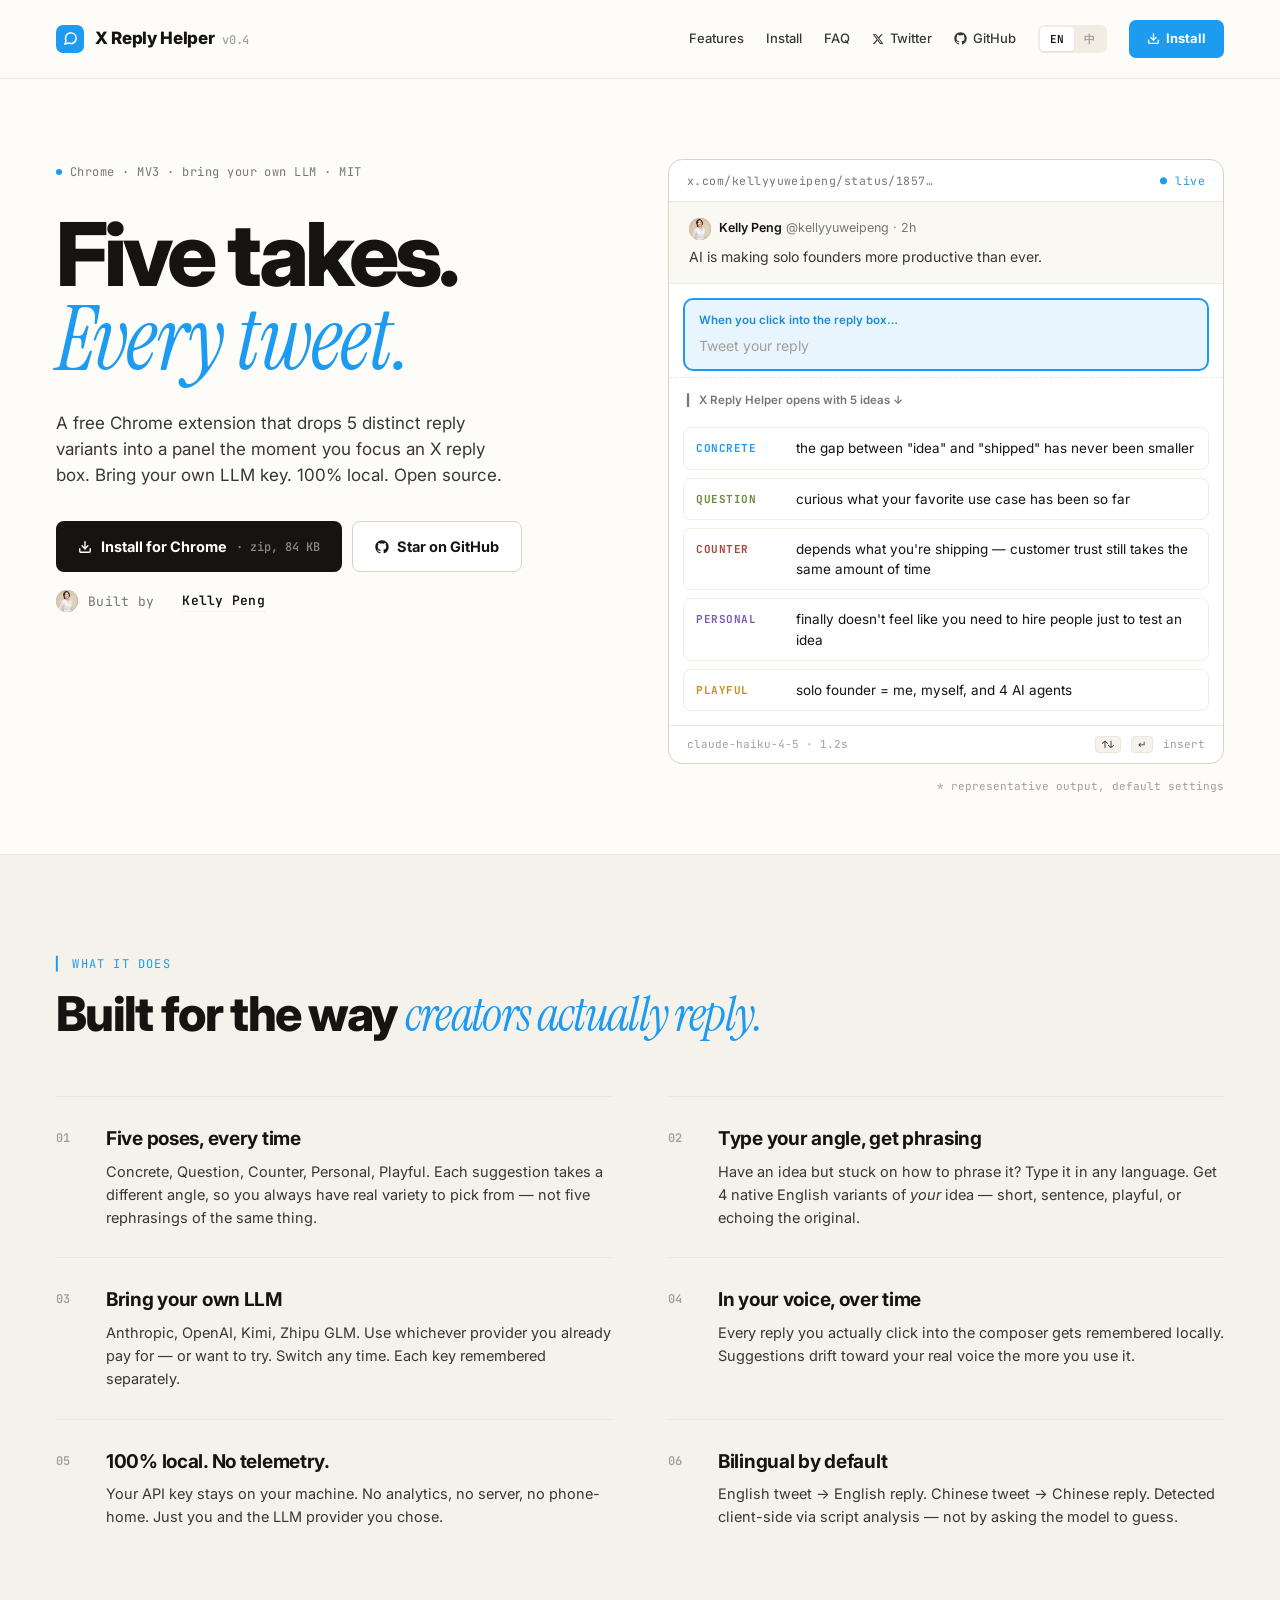
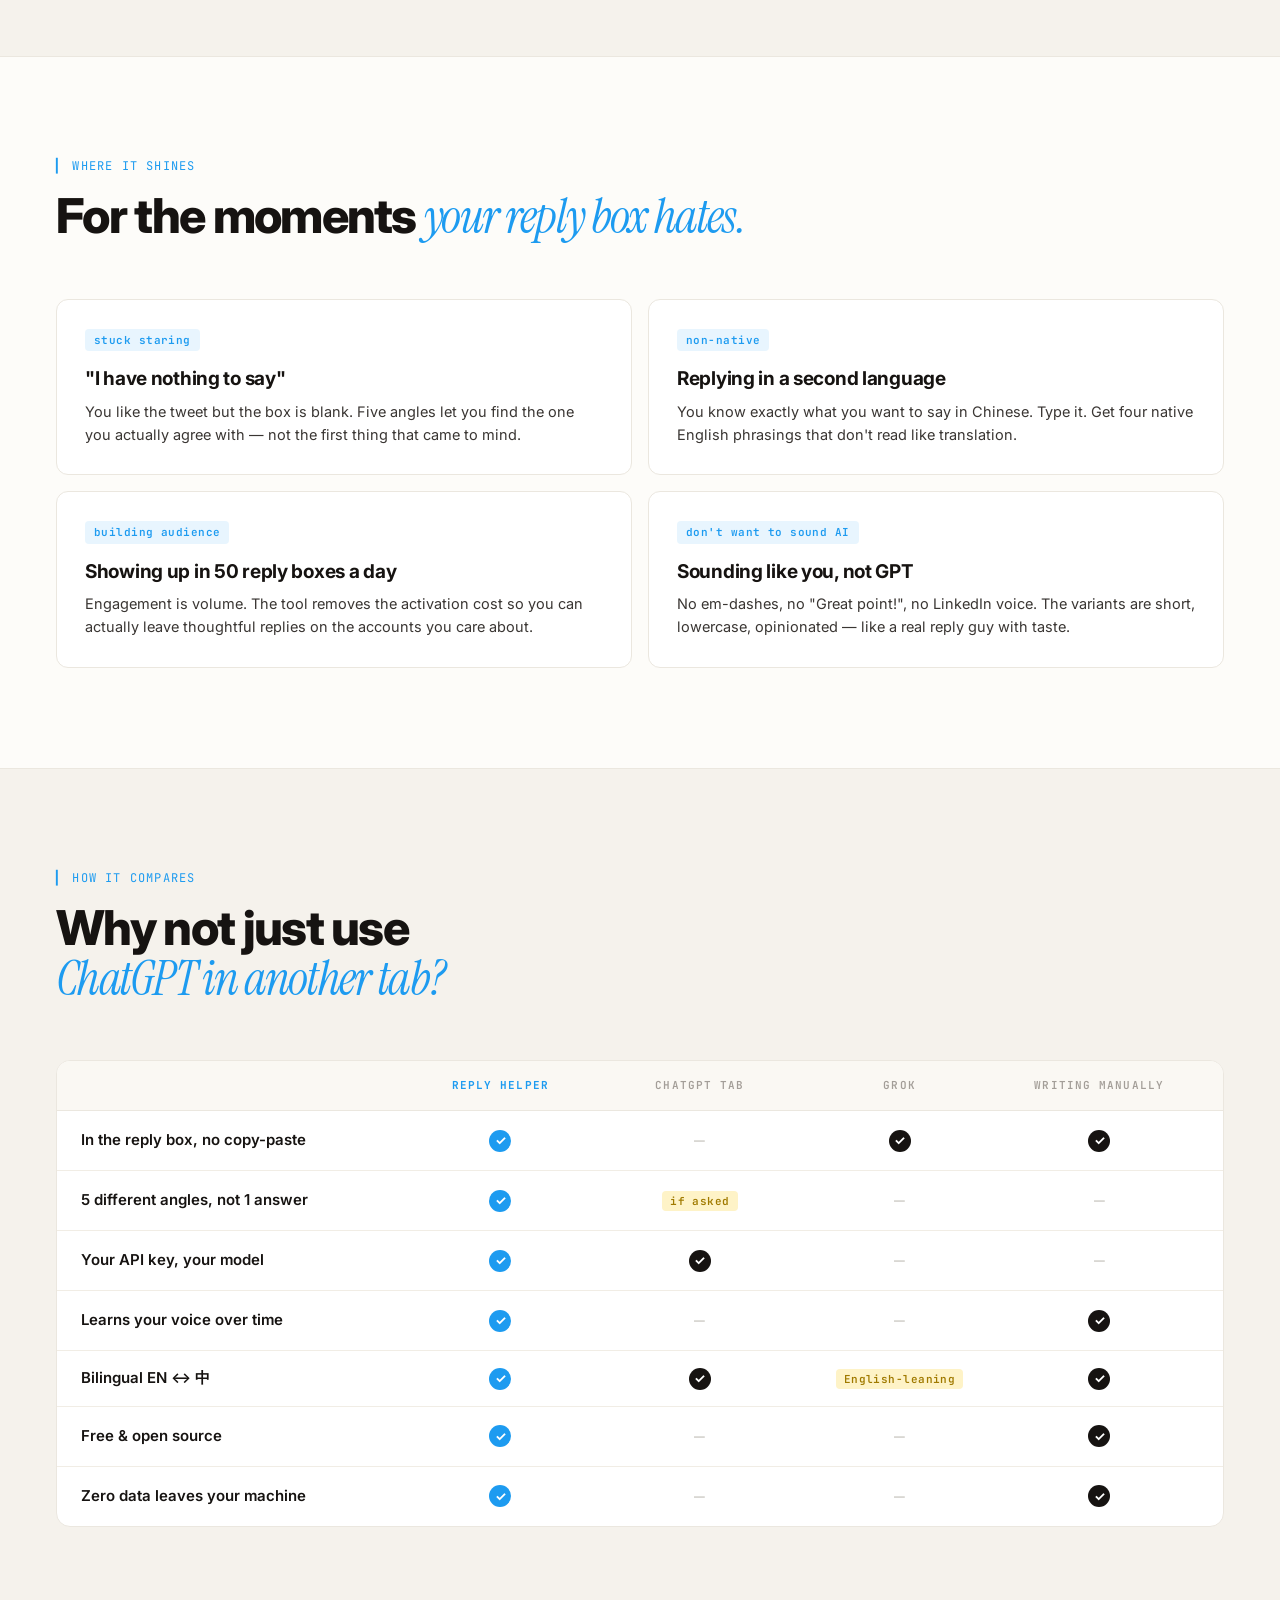
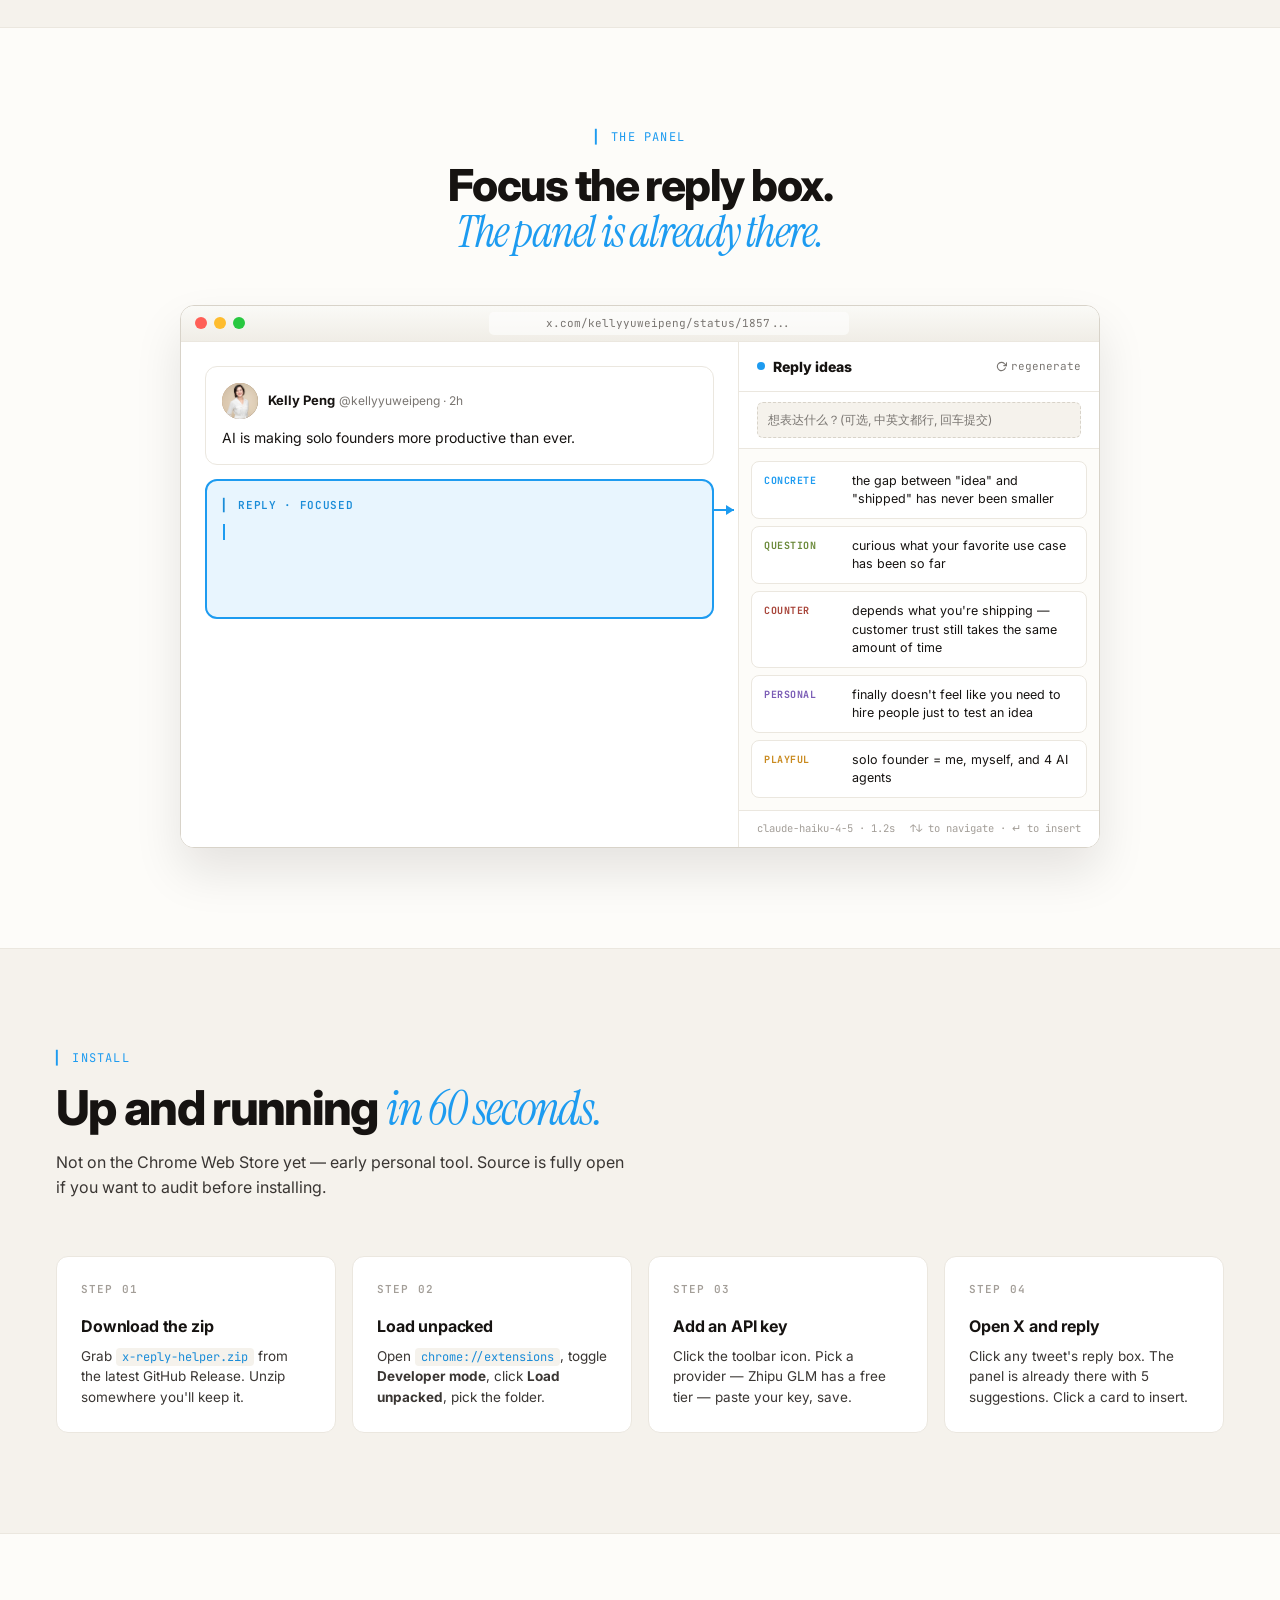
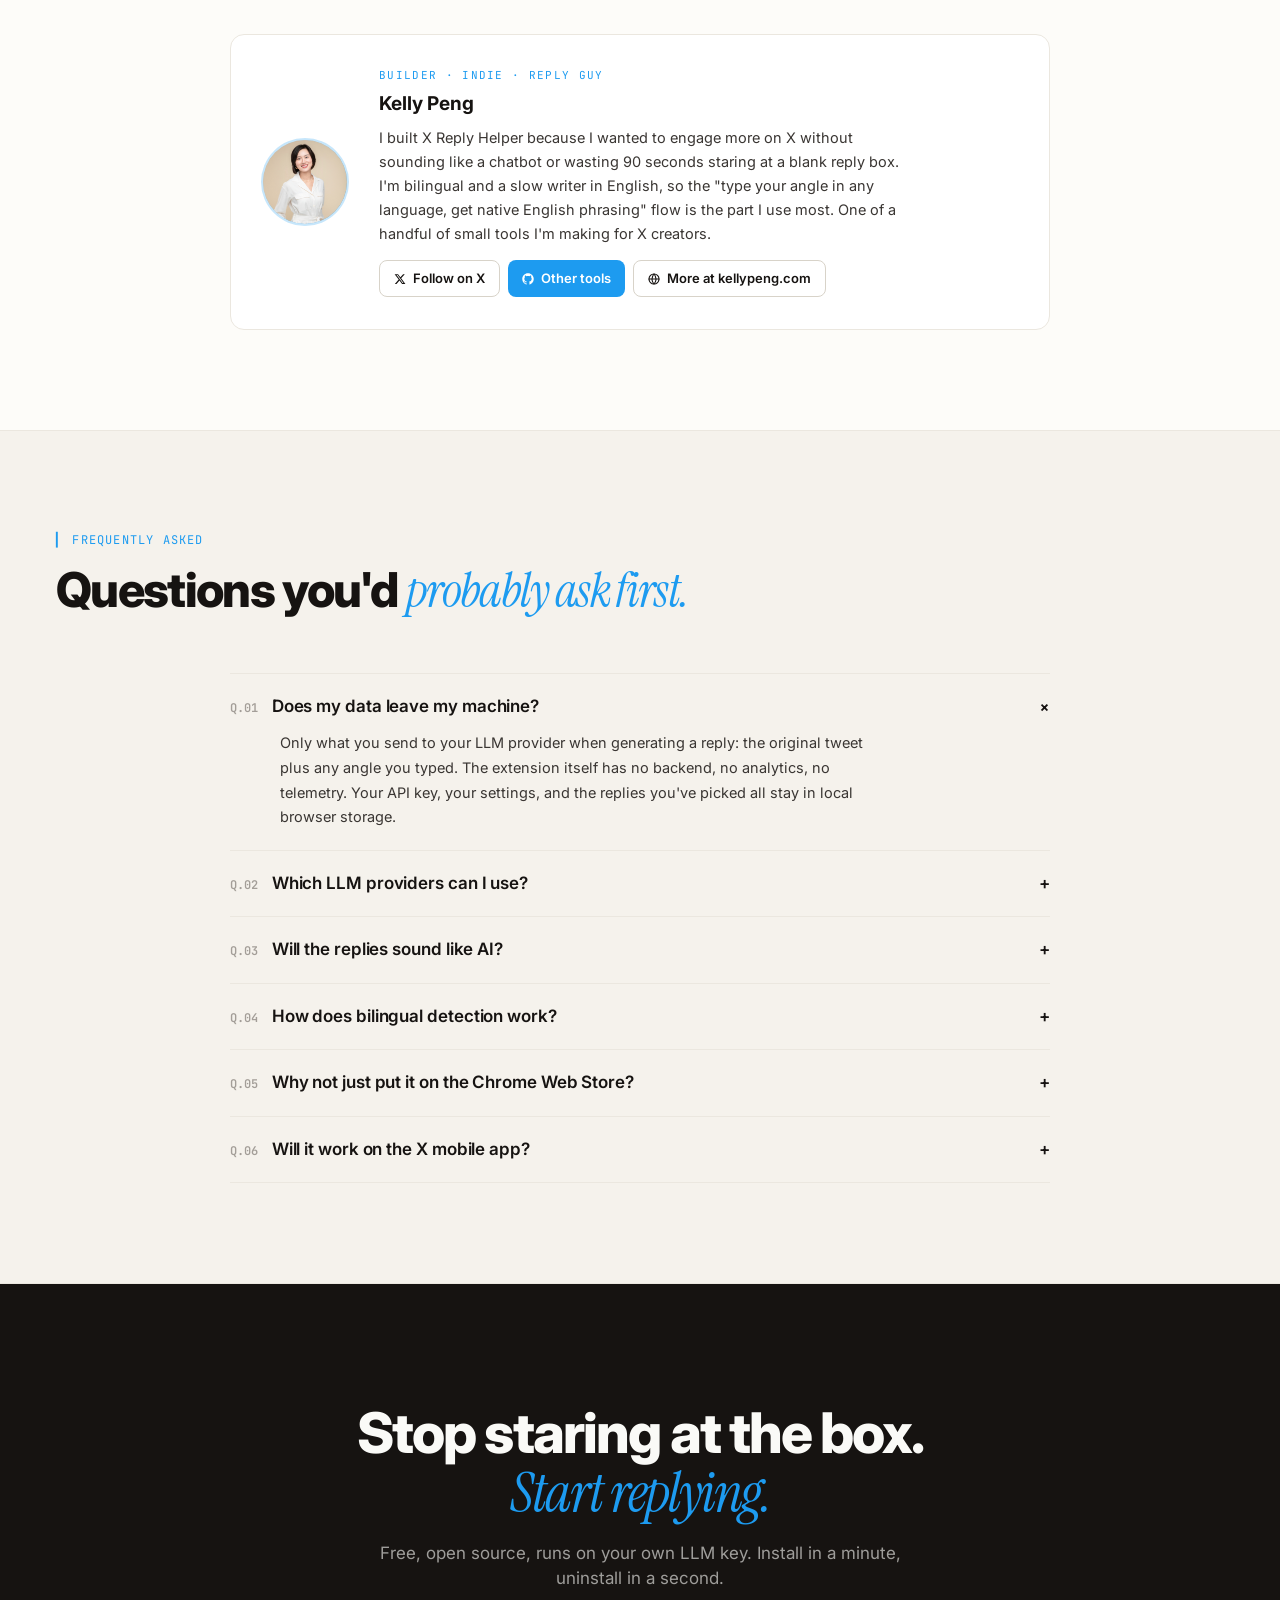
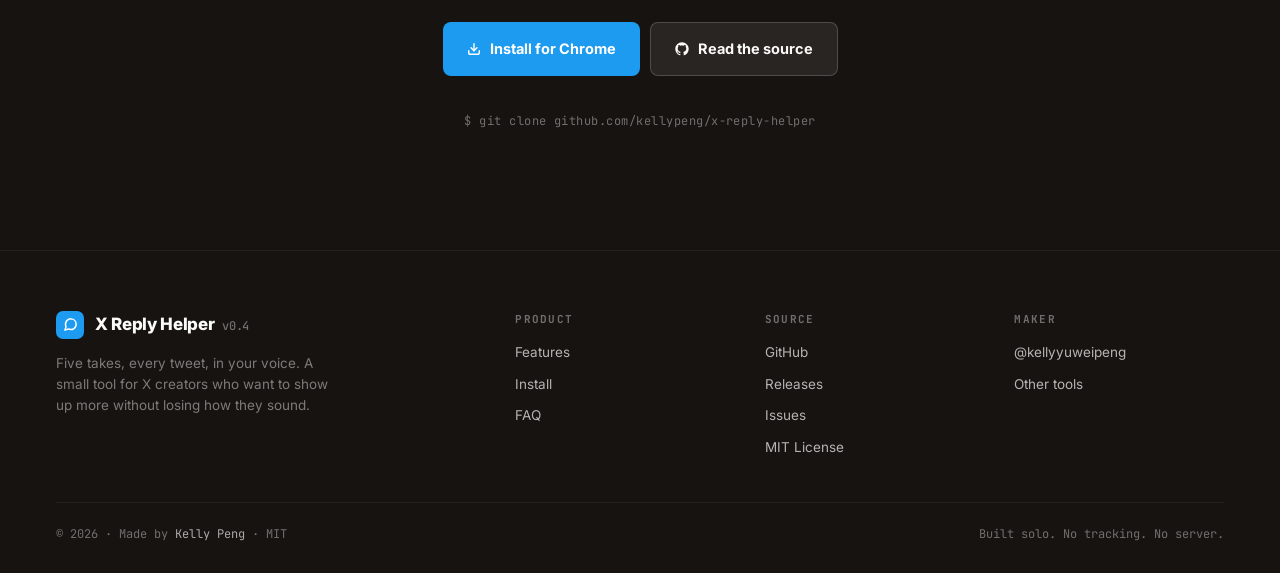
<file: docs/index.html>
<!DOCTYPE html>
<html lang="en">
<head>
  <meta charset="UTF-8" />
  <meta name="viewport" content="width=device-width, initial-scale=1.0" />
  <title>X Reply Helper · Five takes. Every tweet.</title>
  <meta name="description" content="A free Chrome extension that drops 5 distinct reply variants the moment you focus an X reply box. Bring your own LLM key. 100% local. Open source." />

  <meta property="og:type" content="website" />
  <meta property="og:title" content="X Reply Helper · Five takes. Every tweet." />
  <meta property="og:description" content="5 reply ideas, every tweet, in your voice. Chrome extension. Bring your own LLM key. Open source." />
  <meta property="og:url" content="https://github.com/kellypeng/x-reply-helper" />
  <meta name="twitter:card" content="summary_large_image" />
  <meta name="twitter:creator" content="@kellyyuweipeng" />

  <link rel="icon" type="image/svg+xml" href="favicon.svg" />

  <link rel="preconnect" href="https://fonts.googleapis.com" />
  <link rel="preconnect" href="https://fonts.gstatic.com" crossorigin />
  <link href="https://fonts.googleapis.com/css2?family=Inter:wght@400;500;600;700;800&family=Instrument+Serif:ital@0;1&family=JetBrains+Mono:wght@400;500;600&display=swap" rel="stylesheet" />

  <style>
    /* ==============================================================
       Tokens — X blue spec-sheet
       ============================================================== */
    :root {
      --accent: #1d9bf0;            /* X / Twitter blue (matches extension icon) */
      --accent-soft: rgba(29, 155, 240, 0.10);
      --accent-tint: #d8eefd;
      --accent-deep: #1a8cd8;

      --bg: #fdfcf9;
      --bg-soft: #f5f2ec;
      --bg-row: #faf8f3;
      --panel: #ffffff;

      --text: #161311;
      --text-soft: #3a3633;
      --muted: #797571;
      --muted-2: #a39e98;

      --border: #ebe7df;
      --border-soft: #f1ede5;
      --border-strong: #d8d3c9;

      --pose-concrete: #1d9bf0;
      --pose-question: #6b8a3a;
      --pose-counter:  #a8453a;
      --pose-personal: #7a5cb5;
      --pose-playful:  #c98a1f;

      --sans: Inter, -apple-system, BlinkMacSystemFont, system-ui, "Segoe UI", "PingFang SC", sans-serif;
      --serif: "Instrument Serif", Georgia, serif;
      --mono: "JetBrains Mono", ui-monospace, "SF Mono", Menlo, monospace;

      /* Section bg fills viewport, content stays centered in 1180px column */
      --page-pad: max(56px, calc((100% - 1180px) / 2));
    }

    * { box-sizing: border-box; margin: 0; padding: 0; }
    html, body { padding: 0; margin: 0; }
    body {
      background: var(--bg);
      color: var(--text);
      font-family: var(--sans);
      font-size: 15px;
      line-height: 1.5;
      -webkit-font-smoothing: antialiased;
      -moz-osx-font-smoothing: grayscale;
    }
    a { color: inherit; text-decoration: none; transition: opacity .15s ease, background .15s ease, transform .15s ease; }
    a:hover { opacity: .85; }
    img, svg { display: block; max-width: 100%; }
    button { font: inherit; cursor: pointer; }
    ::selection { background: var(--accent-tint); color: var(--text); }

    .page {
      background: var(--bg);
    }

    /* ==============================================================
       HEADER
       ============================================================== */
    header.bar {
      padding: 20px var(--page-pad);
      display: flex;
      justify-content: space-between;
      align-items: center;
      border-bottom: 1px solid var(--border);
    }
    .brand { display: flex; align-items: center; gap: 11px; }
    .brand-icon {
      width: 28px;
      height: 28px;
      border-radius: 7px;
      background: var(--accent);
      display: grid;
      place-items: center;
    }
    .brand-name { font-weight: 800; font-size: 17px; letter-spacing: -0.02em; }
    .brand-name .ver {
      font-family: var(--mono);
      font-size: 12px;
      color: var(--muted-2);
      margin-left: 8px;
      font-weight: 500;
    }
    .nav {
      display: flex;
      gap: 22px;
      align-items: center;
      font-size: 13px;
      font-weight: 500;
      color: var(--text-soft);
    }
    .nav a { display: inline-flex; align-items: center; gap: 6px; }
    .nav .lang {
      display: inline-flex;
      padding: 2px;
      border-radius: 6px;
      background: var(--border-soft);
      font-family: var(--mono);
      font-size: 11px;
      font-weight: 600;
    }
    .nav .lang button {
      padding: 4px 10px;
      border: 0;
      cursor: pointer;
      border-radius: 4px;
      background: transparent;
      color: var(--muted-2);
      font: inherit;
    }
    .nav .lang button.active {
      background: #fff;
      color: var(--text);
      box-shadow: 0 1px 2px rgba(0,0,0,0.06);
    }
    .download-btn {
      padding: 9px 18px;
      border-radius: 7px;
      background: var(--accent);
      color: #fff !important;
      font-weight: 700;
      display: inline-flex;
      align-items: center;
      gap: 7px;
    }
    .download-btn:hover { background: var(--accent-deep); opacity: 1; }

    /* ==============================================================
       HERO
       ============================================================== */
    section.hero {
      padding: 80px var(--page-pad) 60px;
      display: grid;
      grid-template-columns: 1fr 1fr;
      gap: 56px;
      align-items: start;
      border-bottom: 1px solid var(--border);
    }
    .hero-eyebrow {
      display: inline-flex;
      align-items: center;
      gap: 8px;
      font-family: var(--mono);
      font-size: 12px;
      color: var(--muted);
      letter-spacing: 0.04em;
      margin-bottom: 32px;
    }
    .hero-eyebrow .dot {
      width: 6px; height: 6px; border-radius: 50%;
      background: var(--accent);
    }
    h1.hero-title {
      font-size: 88px;
      line-height: 0.95;
      letter-spacing: -0.045em;
      font-weight: 800;
      margin: 0 0 28px;
      text-wrap: balance;
    }
    h1.hero-title .accent {
      font-family: var(--serif);
      font-style: italic;
      font-weight: 400;
      color: var(--accent);
      letter-spacing: -0.02em;
    }
    .hero-lede {
      font-size: 17px;
      color: var(--text-soft);
      max-width: 460px;
      margin-bottom: 32px;
      line-height: 1.55;
    }
    .hero-ctas { display: flex; gap: 10px; flex-wrap: wrap; margin-bottom: 18px; }
    .hero-byline {
      display: inline-flex;
      align-items: center;
      gap: 10px;
      margin-bottom: 28px;
      font-size: 13px;
      color: var(--muted);
      font-family: var(--mono);
      letter-spacing: 0.02em;
    }
    .hero-byline .by-avatar {
      width: 22px;
      height: 22px;
      border-radius: 50%;
      overflow: hidden;
      background: linear-gradient(135deg, #e6c8a8, #8a6240);
      flex-shrink: 0;
    }
    .hero-byline .by-avatar img {
      width: 100%; height: 100%;
      object-fit: cover;
      object-position: center 22%;
      display: block;
    }
    .hero-byline a {
      color: var(--text);
      font-weight: 600;
      text-decoration: none;
      border-bottom: 1px dotted var(--border);
    }
    .hero-byline a:hover { color: var(--accent); border-bottom-color: var(--accent); }
    .btn {
      padding: 14px 22px;
      border-radius: 8px;
      font-size: 14.5px;
      font-weight: 700;
      display: inline-flex;
      align-items: center;
      gap: 9px;
      white-space: nowrap;
    }
    .btn-primary { background: var(--text); color: #fff; }
    .btn-primary:hover { opacity: 1; background: #000; }
    .btn-primary .meta {
      color: rgba(255,255,255,0.5);
      font-family: var(--mono);
      font-size: 12px;
      font-weight: 500;
    }
    .btn-secondary {
      background: #fff;
      color: var(--text);
      border: 1px solid var(--border-strong);
      gap: 8px;
    }

    /* Hero panel card — replaces ShrinkMaster's result-card */
    .panel-card {
      background: #fff;
      border: 1px solid var(--border-strong);
      border-radius: 14px;
      overflow: hidden;
    }
    .panel-card-head {
      padding: 12px 18px;
      border-bottom: 1px solid var(--border);
      display: flex;
      justify-content: space-between;
      font-family: var(--mono);
      font-size: 11.5px;
      color: var(--muted);
      letter-spacing: 0.04em;
    }
    .panel-card-head .live { color: var(--accent); }
    .panel-card-head .live::before {
      content: "● ";
    }
    .panel-tweet {
      padding: 16px 20px;
      border-bottom: 1px solid var(--border-soft);
      background: var(--bg-row);
    }
    .panel-tweet-meta {
      display: flex;
      align-items: center;
      gap: 8px;
      margin-bottom: 6px;
    }
    .panel-tweet-avatar {
      width: 22px; height: 22px;
      border-radius: 50%;
      background: linear-gradient(135deg, #d4a574, #8a6a4a);
      overflow: hidden;
      flex-shrink: 0;
    }
    .panel-tweet-avatar img {
      width: 100%; height: 100%;
      object-fit: cover;
      object-position: center 22%;
      display: block;
    }
    .panel-tweet-handle {
      font-size: 12.5px;
      font-weight: 600;
      color: var(--text);
    }
    .panel-tweet-handle .grey { color: var(--muted); font-weight: 400; margin-left: 4px; }
    .panel-tweet-body {
      font-size: 14px;
      color: var(--text-soft);
      line-height: 1.5;
    }
    .panel-cards {
      padding: 14px;
      display: grid;
      gap: 8px;
    }
    .panel-card-item {
      display: grid;
      grid-template-columns: 86px 1fr;
      gap: 14px;
      align-items: start;
      padding: 10px 12px;
      border-radius: 8px;
      border: 1px solid var(--border-soft);
      background: #fff;
      transition: border-color .15s, background .15s;
    }
    .panel-card-item:hover {
      border-color: var(--accent);
      background: var(--accent-soft);
    }
    .panel-pose {
      font-family: var(--mono);
      font-size: 11px;
      font-weight: 700;
      letter-spacing: 0.05em;
      text-transform: uppercase;
      color: var(--pose-color, var(--accent));
      padding-top: 2px;
    }
    .panel-pose.concrete { --pose-color: var(--pose-concrete); }
    .panel-pose.question { --pose-color: var(--pose-question); }
    .panel-pose.counter  { --pose-color: var(--pose-counter); }
    .panel-pose.personal { --pose-color: var(--pose-personal); }
    .panel-pose.playful  { --pose-color: var(--pose-playful); }
    .panel-text {
      font-size: 13.5px;
      color: var(--text);
      line-height: 1.5;
    }
    .panel-card-foot {
      padding: 10px 18px;
      border-top: 1px solid var(--border);
      display: flex;
      justify-content: space-between;
      font-family: var(--mono);
      font-size: 11px;
      color: var(--muted-2);
    }
    .panel-card-foot .keys kbd {
      background: var(--bg-soft);
      border: 1px solid var(--border);
      border-radius: 4px;
      padding: 1px 6px;
      font-family: var(--mono);
      font-size: 10px;
      margin-right: 3px;
      color: var(--text-soft);
    }
    /* Hero panel — focused reply composer (mock of X composer) */
    .panel-composer {
      margin: 14px 14px 0;
      border: 2px solid var(--accent);
      border-radius: 10px;
      padding: 12px 14px;
      background: var(--accent-soft);
    }
    .panel-composer-label {
      font-size: 11.5px;
      color: var(--accent-deep);
      font-weight: 600;
      margin-bottom: 6px;
    }
    .panel-composer-text {
      font-size: 14px;
      color: var(--muted-2);
      min-height: 22px;
    }
    .panel-section-label {
      padding: 14px 18px 4px;
      font-size: 11.5px;
      color: var(--muted);
      font-weight: 600;
      border-top: 1px dashed var(--border);
      margin-top: 6px;
    }

    .hero-spec-note {
      margin-top: 14px;
      font-family: var(--mono);
      font-size: 11px;
      color: var(--muted-2);
      text-align: right;
    }

    /* ==============================================================
       SECTION HEAD
       ============================================================== */
    .section {
      padding: 100px var(--page-pad);
      border-bottom: 1px solid var(--border);
    }
    .section.bg-soft { background: var(--bg-soft); }
    .section-head { max-width: 720px; margin-bottom: 56px; }
    .section-head .eyebrow {
      font-family: var(--mono);
      font-size: 12px;
      color: var(--accent);
      letter-spacing: 0.1em;
      text-transform: uppercase;
      margin-bottom: 16px;
    }
    .section-head h2 {
      font-size: 48px;
      font-weight: 800;
      letter-spacing: -0.035em;
      line-height: 1.05;
      margin: 0;
      text-wrap: balance;
    }
    .section-head h2 .serif {
      font-family: var(--serif);
      font-style: italic;
      font-weight: 400;
      color: var(--accent);
    }
    .section-head .lede {
      font-size: 16px;
      color: var(--text-soft);
      margin-top: 16px;
      line-height: 1.55;
      max-width: 580px;
    }

    /* ==============================================================
       FEATURES
       ============================================================== */
    .features-grid {
      display: grid;
      grid-template-columns: 1fr 1fr;
      column-gap: 56px;
    }
    .feature {
      padding: 28px 0;
      border-top: 1px solid var(--border);
      display: grid;
      grid-template-columns: auto 1fr;
      gap: 18px;
      align-items: start;
    }
    .feature .num {
      font-family: var(--mono);
      font-size: 12px;
      color: var(--muted-2);
      font-weight: 600;
      padding-top: 4px;
      min-width: 32px;
    }
    .feature h3 {
      font-weight: 700;
      font-size: 19px;
      letter-spacing: -0.015em;
      margin: 0 0 6px;
    }
    .feature p {
      color: var(--text-soft);
      font-size: 14.5px;
      line-height: 1.6;
      margin: 0;
    }

    /* ==============================================================
       USE CASES
       ============================================================== */
    .usecases-grid {
      display: grid;
      grid-template-columns: 1fr 1fr;
      gap: 16px;
    }
    .usecase {
      padding: 28px;
      background: #fff;
      border: 1px solid var(--border);
      border-radius: 12px;
    }
    .usecase .tag {
      display: inline-block;
      font-family: var(--mono);
      font-size: 11px;
      color: var(--accent);
      background: var(--accent-soft);
      padding: 3px 9px;
      border-radius: 4px;
      letter-spacing: 0.04em;
      font-weight: 600;
      margin-bottom: 14px;
    }
    .usecase h3 {
      font-weight: 700;
      font-size: 19px;
      letter-spacing: -0.015em;
      margin: 0 0 6px;
    }
    .usecase p {
      color: var(--text-soft);
      font-size: 14.5px;
      line-height: 1.6;
      margin: 0;
    }

    /* ==============================================================
       VS / COMPARISON
       ============================================================== */
    .vs-table {
      background: #fff;
      border: 1px solid var(--border);
      border-radius: 14px;
      overflow: hidden;
    }
    .vs-head, .vs-row {
      display: grid;
      grid-template-columns: 1.6fr 1fr 1fr 1fr 1fr;
      padding: 16px 24px;
      align-items: center;
    }
    .vs-head {
      font-family: var(--mono);
      font-size: 11px;
      color: var(--muted-2);
      text-transform: uppercase;
      letter-spacing: 0.1em;
      font-weight: 600;
      border-bottom: 1px solid var(--border);
      background: var(--bg-row);
    }
    .vs-head .col { text-align: center; }
    .vs-head .col.sm { color: var(--accent); font-weight: 700; }
    .vs-row + .vs-row { border-top: 1px solid var(--border-soft); }
    .vs-row .label { font-weight: 600; font-size: 15px; }
    .vs-row .cell { text-align: center; }
    .check {
      display: inline-grid;
      place-items: center;
      width: 22px;
      height: 22px;
      border-radius: 50%;
      background: var(--text);
      color: #fff;
      font-size: 13px;
      font-weight: 700;
    }
    .check.sm { background: var(--accent); }
    .dash {
      color: #cfcdc7;
      font-family: var(--mono);
      font-size: 18px;
    }
    .partial {
      font-family: var(--mono);
      font-size: 11px;
      font-weight: 600;
      color: #a07a00;
      background: #fef3c7;
      padding: 3px 8px;
      border-radius: 4px;
      letter-spacing: 0.04em;
    }

    /* ==============================================================
       INSTALL STEPS
       ============================================================== */
    .install-grid {
      display: grid;
      grid-template-columns: repeat(4, 1fr);
      gap: 16px;
    }
    .install-step {
      padding: 24px;
      background: #fff;
      border: 1px solid var(--border);
      border-radius: 12px;
      position: relative;
    }
    .install-num {
      font-family: var(--mono);
      font-size: 11px;
      color: var(--muted-2);
      letter-spacing: 0.1em;
      margin-bottom: 16px;
      font-weight: 600;
    }
    .install-step h3 {
      font-weight: 700;
      font-size: 16px;
      letter-spacing: -0.01em;
      margin: 0 0 8px;
    }
    .install-step p {
      color: var(--text-soft);
      font-size: 13.5px;
      line-height: 1.55;
      margin: 0;
    }
    .install-step code {
      font-family: var(--mono);
      font-size: 12px;
      background: var(--bg-soft);
      padding: 1px 6px;
      border-radius: 4px;
      color: var(--accent-deep);
    }

    /* ==============================================================
       APP SHOT — the actual extension panel
       ============================================================== */
    .appshot-wrap { text-align: center; margin-bottom: 50px; }
    .appshot-wrap .eyebrow {
      font-family: var(--mono);
      font-size: 12px;
      color: var(--accent);
      letter-spacing: 0.1em;
      text-transform: uppercase;
      margin-bottom: 16px;
    }
    .appshot-wrap h2 {
      font-size: 44px;
      font-weight: 800;
      letter-spacing: -0.035em;
      line-height: 1.05;
      margin: 0;
      text-wrap: balance;
    }
    .appshot-wrap h2 .serif {
      font-family: var(--serif);
      font-style: italic;
      font-weight: 400;
      color: var(--accent);
    }
    .appshot-stage { display: grid; place-items: center; }

    /* Browser-window styled X page mockup */
    .appshot {
      width: 100%;
      max-width: 920px;
      background: #ffffff;
      border-radius: 14px;
      overflow: hidden;
      border: 1px solid var(--border-strong);
      box-shadow: 0 1px 0 rgba(255,255,255,0.6) inset, 0 24px 48px rgba(15, 13, 10, 0.10);
      font-family: var(--sans);
    }
    .appshot-titlebar {
      height: 36px;
      background: linear-gradient(180deg, #fafaf7, #f0ede6);
      border-bottom: 1px solid var(--border);
      display: flex;
      align-items: center;
      padding: 0 14px;
      gap: 7px;
      flex-shrink: 0;
    }
    .appshot-titlebar .dot { width: 12px; height: 12px; border-radius: 50%; }
    .appshot-titlebar .dot.r { background: #ff5f57; }
    .appshot-titlebar .dot.y { background: #febc2e; }
    .appshot-titlebar .dot.g { background: #28c840; }
    .appshot-titlebar .url {
      flex: 1;
      text-align: center;
      font-family: var(--mono);
      font-size: 11px;
      color: var(--muted);
      background: rgba(255,255,255,0.6);
      border-radius: 5px;
      padding: 3px 10px;
      max-width: 360px;
      margin: 0 auto;
    }
    .appshot-body {
      display: grid;
      grid-template-columns: 1fr 360px;
      min-height: 480px;
      background: #ffffff;
    }
    .appshot-x {
      padding: 24px;
      border-right: 1px solid var(--border);
      background: #fff;
    }
    .appshot-x-tweet {
      padding: 16px;
      border: 1px solid var(--border);
      border-radius: 12px;
      margin-bottom: 14px;
    }
    .appshot-x-tweet-head {
      display: flex;
      gap: 10px;
      align-items: center;
      margin-bottom: 8px;
    }
    .appshot-x-avatar {
      width: 36px; height: 36px;
      border-radius: 50%;
      background: linear-gradient(135deg, #cfa37a, #6e553a);
      overflow: hidden;
      flex-shrink: 0;
    }
    .appshot-x-avatar img {
      width: 100%; height: 100%;
      object-fit: cover;
      object-position: center 22%;
      display: block;
    }
    .appshot-x-handle { font-size: 13px; font-weight: 700; }
    .appshot-x-handle .at { color: var(--muted); font-weight: 400; margin-left: 4px; font-size: 12px; }
    .appshot-x-body { font-size: 14px; color: var(--text); line-height: 1.5; }
    .appshot-x-composer {
      border: 2px solid var(--accent);
      border-radius: 12px;
      padding: 16px;
      background: var(--accent-soft);
      position: relative;
    }
    .appshot-x-composer-label {
      font-family: var(--mono);
      font-size: 11px;
      color: var(--accent-deep);
      letter-spacing: 0.06em;
      margin-bottom: 8px;
      font-weight: 600;
    }
    .appshot-x-composer-text {
      font-size: 14px;
      color: var(--muted);
      min-height: 80px;
    }
    .appshot-x-composer-text .cursor {
      display: inline-block;
      width: 1.5px;
      height: 16px;
      background: var(--accent);
      vertical-align: text-bottom;
      animation: blink 1.1s infinite step-end;
    }
    @keyframes blink { 50% { opacity: 0; } }
    .appshot-x-composer-arrow {
      position: absolute;
      right: -22px;
      top: 28px;
      width: 22px;
      height: 2px;
      background: var(--accent);
    }
    .appshot-x-composer-arrow::after {
      content: "";
      position: absolute;
      right: 0;
      top: -4px;
      border-left: 8px solid var(--accent);
      border-top: 5px solid transparent;
      border-bottom: 5px solid transparent;
    }

    /* The extension panel */
    .appshot-panel {
      background: var(--bg);
      display: flex;
      flex-direction: column;
    }
    .appshot-panel-head {
      padding: 14px 18px;
      border-bottom: 1px solid var(--border);
      background: #fff;
      display: flex;
      justify-content: space-between;
      align-items: center;
    }
    .appshot-panel-title {
      font-weight: 800;
      font-size: 14px;
      display: flex;
      align-items: center;
      gap: 8px;
    }
    .appshot-panel-title .dot {
      width: 8px; height: 8px; border-radius: 50%;
      background: var(--accent);
    }
    .appshot-panel-regen {
      font-family: var(--mono);
      font-size: 11px;
      color: var(--muted);
      display: inline-flex;
      align-items: center;
      gap: 4px;
    }
    .appshot-panel-intent {
      padding: 10px 18px;
      border-bottom: 1px solid var(--border);
      background: #fff;
    }
    .appshot-panel-intent-input {
      padding: 8px 10px;
      background: var(--bg-soft);
      border: 1px dashed var(--border-strong);
      border-radius: 6px;
      font-size: 12px;
      color: var(--muted);
      font-family: var(--sans);
    }
    .appshot-panel-list {
      flex: 1;
      padding: 12px;
      display: grid;
      gap: 7px;
      align-content: start;
    }
    .appshot-panel-card {
      padding: 10px 12px;
      background: #fff;
      border: 1px solid var(--border);
      border-radius: 8px;
      display: grid;
      grid-template-columns: 78px 1fr;
      gap: 10px;
      align-items: start;
      cursor: pointer;
      transition: border-color .15s, background .15s;
    }
    .appshot-panel-card:hover {
      border-color: var(--accent);
      background: var(--accent-soft);
    }
    .appshot-panel-card .pose {
      font-family: var(--mono);
      font-size: 10px;
      font-weight: 700;
      letter-spacing: 0.05em;
      text-transform: uppercase;
      color: var(--pose-color, var(--accent));
      padding-top: 1px;
    }
    .appshot-panel-card.concrete .pose { color: var(--pose-concrete); }
    .appshot-panel-card.question .pose { color: var(--pose-question); }
    .appshot-panel-card.counter  .pose { color: var(--pose-counter); }
    .appshot-panel-card.personal .pose { color: var(--pose-personal); }
    .appshot-panel-card.playful  .pose { color: var(--pose-playful); }
    .appshot-panel-card .text {
      font-size: 12.5px;
      color: var(--text);
      line-height: 1.45;
    }
    .appshot-panel-foot {
      padding: 10px 18px;
      border-top: 1px solid var(--border);
      background: #fff;
      font-family: var(--mono);
      font-size: 10.5px;
      color: var(--muted-2);
      display: flex;
      justify-content: space-between;
    }

    /* ==============================================================
       MAKER / ABOUT
       ============================================================== */
    .maker {
      max-width: 820px;
      margin: 0 auto;
      display: grid;
      grid-template-columns: auto 1fr;
      gap: 32px;
      align-items: center;
      padding: 32px;
      background: #fff;
      border: 1px solid var(--border);
      border-radius: 14px;
    }
    .maker-portrait {
      width: 84px;
      height: 84px;
      border-radius: 50%;
      overflow: hidden;
      box-shadow: 0 0 0 2px rgba(29, 155, 240, 0.25);
      background: linear-gradient(135deg, #b3d8f5, #1d9bf0);
    }
    .maker-portrait img {
      width: 100%;
      height: 100%;
      object-fit: cover;
      object-position: center 22%;
      display: block;
    }
    .maker-eyebrow {
      font-family: var(--mono);
      font-size: 11px;
      color: var(--accent);
      letter-spacing: 0.12em;
      text-transform: uppercase;
      margin-bottom: 6px;
    }
    .maker-name { font-size: 19px; font-weight: 700; margin-bottom: 8px; }
    .maker-bio {
      color: var(--text-soft);
      font-size: 14.5px;
      line-height: 1.65;
      margin: 0 0 14px;
      max-width: 540px;
    }
    .maker-actions { display: flex; gap: 8px; }
    .pill-btn {
      display: inline-flex;
      align-items: center;
      gap: 7px;
      padding: 8px 14px;
      border-radius: 8px;
      font-size: 13px;
      font-weight: 600;
    }
    .pill-btn.outline { background: #fff; color: var(--text); border: 1px solid var(--border-strong); }
    .pill-btn.filled { background: var(--accent); color: #fff; }
    .pill-btn.filled:hover { background: var(--accent-deep); opacity: 1; }

    /* ==============================================================
       FAQ
       ============================================================== */
    .faq-wrap { max-width: 820px; margin: 0 auto; }
    .faq-item { border-top: 1px solid var(--border); padding: 20px 0; }
    .faq-item:last-child { border-bottom: 1px solid var(--border); }
    .faq-item summary {
      list-style: none;
      cursor: pointer;
      font-weight: 600;
      font-size: 17px;
      letter-spacing: -0.005em;
      display: flex;
      justify-content: space-between;
      gap: 16px;
    }
    .faq-item summary::-webkit-details-marker { display: none; }
    .faq-item summary .qnum {
      font-family: var(--mono);
      font-size: 12px;
      color: var(--muted-2);
      margin-right: 14px;
    }
    .faq-item .plus {
      transition: transform 0.2s ease;
      flex-shrink: 0;
      color: var(--text);
    }
    .faq-item[open] .plus { transform: rotate(45deg); }
    .faq-body {
      margin-top: 12px;
      color: var(--text-soft);
      font-size: 14.5px;
      line-height: 1.7;
      padding-left: 50px;
      max-width: 660px;
    }

    /* ==============================================================
       FINAL CTA (dark)
       ============================================================== */
    section.cta {
      padding: 120px var(--page-pad);
      background: var(--text);
      color: #fafaf7;
      text-align: center;
    }
    section.cta h2 {
      font-size: 56px;
      line-height: 1.05;
      letter-spacing: -0.035em;
      font-weight: 800;
      margin: 0 0 18px;
      text-wrap: balance;
    }
    section.cta h2 .serif {
      font-family: var(--serif);
      font-style: italic;
      font-weight: 400;
      color: var(--accent);
    }
    section.cta .lede {
      color: rgba(250, 250, 247, 0.6);
      font-size: 17px;
      max-width: 540px;
      margin: 0 auto 30px;
    }
    section.cta .ctas { display: inline-flex; gap: 10px; }
    section.cta .btn { padding: 15px 24px; border-radius: 8px; font-size: 14.5px; font-weight: 700; gap: 9px; }
    section.cta .btn.primary { background: var(--accent); color: #fff; }
    section.cta .btn.primary:hover { background: var(--accent-deep); opacity: 1; }
    section.cta .btn.ghost {
      background: rgba(255, 255, 255, 0.08);
      color: #fafaf7;
      border: 1px solid rgba(255, 255, 255, 0.18);
    }
    section.cta .terminal {
      margin-top: 36px;
      font-family: var(--mono);
      font-size: 12px;
      color: rgba(250, 250, 247, 0.4);
      letter-spacing: 0.04em;
    }

    /* ==============================================================
       FOOTER
       ============================================================== */
    footer.foot {
      background: var(--text);
      color: rgba(250, 250, 247, 0.6);
      padding: 60px var(--page-pad) 30px;
      border-top: 1px solid rgba(255, 255, 255, 0.06);
    }
    .foot-grid {
      display: grid;
      grid-template-columns: 2fr 1fr 1fr 1fr;
      gap: 40px;
      margin-bottom: 44px;
    }
    .foot-brand p {
      margin-top: 14px;
      color: rgba(250, 250, 247, 0.45);
      font-size: 13.5px;
      max-width: 280px;
      line-height: 1.55;
    }
    .foot-brand .brand-name { color: #fafaf7; }
    .foot-brand .brand-name .ver { color: rgba(250, 250, 247, 0.4); }
    .foot-col h6 {
      font-family: var(--mono);
      font-size: 11px;
      font-weight: 700;
      text-transform: uppercase;
      letter-spacing: 0.12em;
      color: rgba(250, 250, 247, 0.4);
      margin-bottom: 14px;
    }
    .foot-col ul { list-style: none; padding: 0; margin: 0; display: grid; gap: 9px; }
    .foot-col a { color: rgba(250, 250, 247, 0.7); font-size: 13.5px; }
    .foot-bottom {
      border-top: 1px solid rgba(255, 255, 255, 0.06);
      padding-top: 22px;
      font-family: var(--mono);
      font-size: 12px;
      display: flex;
      justify-content: space-between;
      color: rgba(250, 250, 247, 0.4);
    }
    .foot-maker-link {
      color: rgba(250, 250, 247, 0.65);
      text-decoration: none;
      transition: color .15s;
    }
    .foot-maker-link:hover { color: rgba(250, 250, 247, 0.9); opacity: 1; }

    /* ==============================================================
       CJK overrides (ported from ShrinkMaster)
       ============================================================== */
    html[lang="zh-CN"] .serif,
    html[lang="zh"] .serif {
      font-family: inherit;
      font-style: normal;
      font-weight: inherit;
      letter-spacing: inherit;
    }
    html[lang="zh-CN"] h1.hero-title .accent,
    html[lang="zh"] h1.hero-title .accent {
      font-family: inherit;
      font-style: normal;
      font-weight: 800;
      letter-spacing: -0.02em;
    }
    html[lang="zh-CN"] h1.hero-title,
    html[lang="zh"] h1.hero-title {
      letter-spacing: -0.02em;
      font-size: 76px;
    }
    html[lang="zh-CN"] .section-head h2,
    html[lang="zh"] .section-head h2,
    html[lang="zh-CN"] .appshot-wrap h2,
    html[lang="zh"] .appshot-wrap h2,
    html[lang="zh-CN"] section.cta h2,
    html[lang="zh"] section.cta h2 {
      letter-spacing: -0.015em;
    }
    /* Chinese titles: keep each <span> as one inseparable unit so titles
       only break between spans, never mid-phrase. */
    html[lang="zh-CN"] .section-head h2 span,
    html[lang="zh"] .section-head h2 span,
    html[lang="zh-CN"] .appshot-wrap h2 span,
    html[lang="zh"] .appshot-wrap h2 span,
    html[lang="zh-CN"] section.cta h2 span,
    html[lang="zh"] section.cta h2 span {
      display: inline-block;
      white-space: nowrap;
    }
    html[lang="zh-CN"] .section-head h2 span:empty,
    html[lang="zh"] .section-head h2 span:empty,
    html[lang="zh-CN"] .appshot-wrap h2 span:empty,
    html[lang="zh"] .appshot-wrap h2 span:empty,
    html[lang="zh-CN"] section.cta h2 span:empty,
    html[lang="zh"] section.cta h2 span:empty {
      display: none;
    }

    /* ==============================================================
       Responsive
       ============================================================== */
    @media (max-width: 1040px) {
      header.bar, .section, section.hero, section.cta, footer.foot {
        padding-left: 28px;
        padding-right: 28px;
      }
      section.hero { grid-template-columns: 1fr; gap: 40px; padding-top: 56px; padding-bottom: 40px; }
      h1.hero-title { font-size: 56px; }
      html[lang="zh-CN"] h1.hero-title, html[lang="zh"] h1.hero-title { font-size: 50px; }
      .features-grid, .usecases-grid, .install-grid { grid-template-columns: 1fr; }
      .install-grid { gap: 12px; }
      .features-grid .feature { border-top: 1px solid var(--border); }
      .foot-grid { grid-template-columns: 1fr 1fr; }
      .nav { gap: 14px; }
      .nav .nav-link, .nav .nav-icon-link { display: none; }
      .section-head h2, .appshot-wrap h2, section.cta h2 { font-size: 36px; }
      .vs-head, .vs-row { padding-left: 14px; padding-right: 14px; }
      .vs-head { font-size: 10px; }
      .appshot-body { grid-template-columns: 1fr; min-height: 0; }
      .appshot-x { border-right: 0; border-bottom: 1px solid var(--border); }
      .appshot-x-composer-arrow { display: none; }
      .maker { grid-template-columns: 1fr; text-align: center; padding: 28px 22px; }
      .maker-portrait { margin: 0 auto; }
      .maker-actions { justify-content: center; }
    }
    @media (max-width: 560px) {
      h1.hero-title { font-size: 44px; }
      html[lang="zh-CN"] h1.hero-title, html[lang="zh"] h1.hero-title { font-size: 40px; }
      .vs-head, .vs-row { grid-template-columns: 1.4fr repeat(4, 1fr); font-size: 12px; }
      .vs-head { font-size: 9px; }
      .foot-grid { grid-template-columns: 1fr; }
    }
  </style>
</head>
<body>
  <div class="page">

    <!-- ============== HEADER ============== -->
    <header class="bar">
      <a href="#" class="brand">
        <div class="brand-icon" aria-hidden="true">
          <svg width="15" height="15" viewBox="0 0 24 24" fill="none" stroke="#fff" stroke-width="2.4" stroke-linecap="round" stroke-linejoin="round">
            <path d="M21 11.5a8.38 8.38 0 0 1-.9 3.8 8.5 8.5 0 0 1-7.6 4.7 8.38 8.38 0 0 1-3.8-.9L3 21l1.9-5.7a8.38 8.38 0 0 1-.9-3.8 8.5 8.5 0 0 1 4.7-7.6 8.38 8.38 0 0 1 3.8-.9h.5a8.48 8.48 0 0 1 8 8v.5z"/>
          </svg>
        </div>
        <div class="brand-name">X Reply Helper<span class="ver">v0.4</span></div>
      </a>
      <nav class="nav">
        <a href="#features" class="nav-link" data-i18n="nav.features">Features</a>
        <a href="#install" class="nav-link" data-i18n="nav.install">Install</a>
        <a href="#faq" class="nav-link" data-i18n="nav.faq">FAQ</a>
        <a href="https://twitter.com/kellyyuweipeng" class="nav-icon-link" rel="noopener">
          <svg width="12" height="12" viewBox="0 0 24 24" fill="currentColor"><path d="M18.244 2.25h3.308l-7.227 8.26 8.502 11.24H16.17l-5.214-6.817L4.99 21.75H1.68l7.73-8.835L1.254 2.25H8.08l4.713 6.231zm-1.161 17.52h1.833L7.084 4.126H5.117z"/></svg>
          Twitter
        </a>
        <a href="https://github.com/kellypeng/x-reply-helper" class="nav-icon-link" rel="noopener">
          <svg width="13" height="13" viewBox="0 0 24 24" fill="currentColor"><path d="M12 .5C5.65.5.5 5.65.5 12c0 5.08 3.29 9.39 7.86 10.91.58.1.79-.25.79-.56 0-.28-.01-1.02-.02-2-3.2.69-3.87-1.54-3.87-1.54-.52-1.32-1.27-1.67-1.27-1.67-1.04-.71.08-.7.08-.7 1.15.08 1.76 1.18 1.76 1.18 1.02 1.75 2.69 1.25 3.34.96.1-.74.4-1.25.72-1.54-2.55-.29-5.24-1.28-5.24-5.69 0-1.26.45-2.29 1.18-3.09-.12-.29-.51-1.46.11-3.05 0 0 .97-.31 3.18 1.18.92-.26 1.91-.39 2.89-.39s1.97.13 2.89.39c2.21-1.49 3.18-1.18 3.18-1.18.62 1.59.23 2.76.11 3.05.74.8 1.18 1.83 1.18 3.09 0 4.42-2.69 5.4-5.25 5.68.41.36.78 1.06.78 2.13 0 1.54-.01 2.78-.01 3.16 0 .31.21.67.8.56C20.21 21.39 23.5 17.08 23.5 12 23.5 5.65 18.35.5 12 .5z"/></svg>
          GitHub
        </a>
        <div class="lang" role="tablist" aria-label="Language">
          <button data-lang="en" class="active" type="button">EN</button>
          <button data-lang="zh" type="button">中</button>
        </div>
        <a href="https://github.com/kellypeng/x-reply-helper/releases/latest" class="download-btn">
          <svg width="13" height="13" viewBox="0 0 24 24" fill="none" stroke="currentColor" stroke-width="2.4" stroke-linecap="round" stroke-linejoin="round"><path d="M21 15v4a2 2 0 0 1-2 2H5a2 2 0 0 1-2-2v-4"/><polyline points="7 10 12 15 17 10"/><line x1="12" y1="15" x2="12" y2="3"/></svg>
          <span data-i18n="nav.install_btn">Install</span>
        </a>
      </nav>
    </header>

    <!-- ============== HERO ============== -->
    <section class="hero">
      <div>
        <div class="hero-eyebrow">
          <span class="dot"></span>
          <span data-i18n="hero.eyebrow">Chrome · MV3 · bring your own LLM · MIT</span>
        </div>
        <h1 class="hero-title">
          <span data-i18n="hero.title1">Five takes.</span><br>
          <span class="accent" data-i18n="hero.title2">Every tweet.</span>
        </h1>
        <p class="hero-lede" data-i18n="hero.lede">A free Chrome extension that drops 5 distinct reply variants into a panel the moment you focus an X reply box. Bring your own LLM key. 100% local. Open source.</p>
        <div class="hero-ctas">
          <a class="btn btn-primary" href="https://github.com/kellypeng/x-reply-helper/releases/latest">
            <svg width="14" height="14" viewBox="0 0 24 24" fill="none" stroke="currentColor" stroke-width="2.4" stroke-linecap="round" stroke-linejoin="round"><path d="M21 15v4a2 2 0 0 1-2 2H5a2 2 0 0 1-2-2v-4"/><polyline points="7 10 12 15 17 10"/><line x1="12" y1="15" x2="12" y2="3"/></svg>
            <span data-i18n="hero.cta1">Install for Chrome</span>
            <span class="meta">· zip, 84 KB</span>
          </a>
          <a class="btn btn-secondary" href="https://github.com/kellypeng/x-reply-helper">
            <svg width="14" height="14" viewBox="0 0 24 24" fill="currentColor"><path d="M12 .5C5.65.5.5 5.65.5 12c0 5.08 3.29 9.39 7.86 10.91.58.1.79-.25.79-.56 0-.28-.01-1.02-.02-2-3.2.69-3.87-1.54-3.87-1.54-.52-1.32-1.27-1.67-1.27-1.67-1.04-.71.08-.7.08-.7 1.15.08 1.76 1.18 1.76 1.18 1.02 1.75 2.69 1.25 3.34.96.1-.74.4-1.25.72-1.54-2.55-.29-5.24-1.28-5.24-5.69 0-1.26.45-2.29 1.18-3.09-.12-.29-.51-1.46.11-3.05 0 0 .97-.31 3.18 1.18.92-.26 1.91-.39 2.89-.39s1.97.13 2.89.39c2.21-1.49 3.18-1.18 3.18-1.18.62 1.59.23 2.76.11 3.05.74.8 1.18 1.83 1.18 3.09 0 4.42-2.69 5.4-5.25 5.68.41.36.78 1.06.78 2.13 0 1.54-.01 2.78-.01 3.16 0 .31.21.67.8.56C20.21 21.39 23.5 17.08 23.5 12 23.5 5.65 18.35.5 12 .5z"/></svg>
            <span data-i18n="hero.cta2">Star on GitHub</span>
          </a>
        </div>
        <div class="hero-byline">
          <span class="by-avatar"><img src="kelly-portrait.jpg" alt="" /></span>
          <span data-i18n="hero.byline">Built by</span>&nbsp;<a href="https://twitter.com/kellyyuweipeng" data-i18n="hero.byname">Kelly Peng</a>
        </div>
      </div>

      <!-- Hero spec card: tweet + 5 reply variants -->
      <div>
        <div class="panel-card">
          <div class="panel-card-head">
            <span data-i18n="hero.panel.url">x.com/kellyyuweipeng/status/1857…</span>
            <span class="live" data-i18n="hero.panel.live">live</span>
          </div>
          <div class="panel-tweet">
            <div class="panel-tweet-meta">
              <div class="panel-tweet-avatar"><img src="kelly-portrait.jpg" alt="" /></div>
              <div class="panel-tweet-handle"><span data-i18n="hero.panel.name">Kelly Peng</span><span class="grey">@kellyyuweipeng <span data-i18n="hero.panel.time">· 2h</span></span></div>
            </div>
            <div class="panel-tweet-body" data-i18n="hero.panel.tweet">AI is making solo founders more productive than ever.</div>
          </div>
          <div class="panel-composer">
            <div class="panel-composer-label" data-i18n="hero.panel.composer">When you click into the reply box…</div>
            <div class="panel-composer-text" data-i18n="hero.panel.placeholder">Tweet your reply</div>
          </div>
          <div class="panel-section-label">
            <span data-i18n="hero.panel.helper">▎ X Reply Helper opens with 5 ideas ↓</span>
          </div>
          <div class="panel-cards">
            <div class="panel-card-item">
              <span class="panel-pose concrete" data-i18n="pose.concrete">Concrete</span>
              <div class="panel-text" data-i18n="hero.panel.r1">the gap between "idea" and "shipped" has never been smaller</div>
            </div>
            <div class="panel-card-item">
              <span class="panel-pose question" data-i18n="pose.question">Question</span>
              <div class="panel-text" data-i18n="hero.panel.r2">curious what your favorite use case has been so far</div>
            </div>
            <div class="panel-card-item">
              <span class="panel-pose counter" data-i18n="pose.counter">Counter</span>
              <div class="panel-text" data-i18n="hero.panel.r3">depends what you're shipping — customer trust still takes the same amount of time</div>
            </div>
            <div class="panel-card-item">
              <span class="panel-pose personal" data-i18n="pose.personal">Personal</span>
              <div class="panel-text" data-i18n="hero.panel.r4">finally doesn't feel like you need to hire people just to test an idea</div>
            </div>
            <div class="panel-card-item">
              <span class="panel-pose playful" data-i18n="pose.playful">Playful</span>
              <div class="panel-text" data-i18n="hero.panel.r5">solo founder = me, myself, and 4 AI agents</div>
            </div>
          </div>
          <div class="panel-card-foot">
            <span data-i18n="hero.panel.model">claude-haiku-4-5 · 1.2s</span>
            <span class="keys"><kbd>↑↓</kbd> <kbd>↵</kbd> <span data-i18n="hero.panel.insert">insert</span></span>
          </div>
        </div>
        <div class="hero-spec-note" data-i18n="hero.panel.note">* representative output, default settings</div>
      </div>
    </section>

    <!-- ============== FEATURES ============== -->
    <section id="features" class="section bg-soft">
      <div class="section-head">
        <div class="eyebrow"><span data-i18n="features.eyebrow">▎ What it does</span></div>
        <h2>
          <span data-i18n="features.title1">Built for the way</span>
          <span class="serif" data-i18n="features.title2">creators actually reply.</span>
        </h2>
      </div>

      <div class="features-grid">
        <div class="feature">
          <div class="num">01</div>
          <div>
            <h3 data-i18n="features.f1.title">Five poses, every time</h3>
            <p data-i18n="features.f1.body">Concrete, Question, Counter, Personal, Playful. Each suggestion takes a different angle, so you always have real variety to pick from — not five rephrasings of the same thing.</p>
          </div>
        </div>
        <div class="feature">
          <div class="num">02</div>
          <div>
            <h3 data-i18n="features.f2.title">Type your angle, get phrasing</h3>
            <p data-i18n="features.f2.body">Have an idea but stuck on how to phrase it? Type it in any language. Get 4 native English variants of <em>your</em> idea — short, sentence, playful, or echoing the original.</p>
          </div>
        </div>
        <div class="feature">
          <div class="num">03</div>
          <div>
            <h3 data-i18n="features.f3.title">Bring your own LLM</h3>
            <p data-i18n="features.f3.body">Anthropic, OpenAI, Kimi, Zhipu GLM. Use whichever provider you already pay for — or want to try. Switch any time. Each key remembered separately.</p>
          </div>
        </div>
        <div class="feature">
          <div class="num">04</div>
          <div>
            <h3 data-i18n="features.f4.title">In your voice, over time</h3>
            <p data-i18n="features.f4.body">Every reply you actually click into the composer gets remembered locally. Suggestions drift toward your real voice the more you use it.</p>
          </div>
        </div>
        <div class="feature">
          <div class="num">05</div>
          <div>
            <h3 data-i18n="features.f5.title">100% local. No telemetry.</h3>
            <p data-i18n="features.f5.body">Your API key stays on your machine. No analytics, no server, no phone-home. Just you and the LLM provider you chose.</p>
          </div>
        </div>
        <div class="feature">
          <div class="num">06</div>
          <div>
            <h3 data-i18n="features.f6.title">Bilingual by default</h3>
            <p data-i18n="features.f6.body">English tweet → English reply. Chinese tweet → Chinese reply. Detected client-side via script analysis — not by asking the model to guess.</p>
          </div>
        </div>
      </div>
    </section>

    <!-- ============== USE CASES ============== -->
    <section id="use-cases" class="section">
      <div class="section-head">
        <div class="eyebrow"><span data-i18n="useCases.eyebrow">▎ Where it shines</span></div>
        <h2>
          <span data-i18n="useCases.title1">For the moments</span>
          <span class="serif" data-i18n="useCases.title2">your reply box hates.</span>
        </h2>
      </div>

      <div class="usecases-grid">
        <div class="usecase">
          <span class="tag" data-i18n="useCases.u1.tag">stuck staring</span>
          <h3 data-i18n="useCases.u1.title">"I have nothing to say"</h3>
          <p data-i18n="useCases.u1.body">You like the tweet but the box is blank. Five angles let you find the one you actually agree with — not the first thing that came to mind.</p>
        </div>
        <div class="usecase">
          <span class="tag" data-i18n="useCases.u2.tag">non-native</span>
          <h3 data-i18n="useCases.u2.title">Replying in a second language</h3>
          <p data-i18n="useCases.u2.body">You know exactly what you want to say in Chinese. Type it. Get four native English phrasings that don't read like translation.</p>
        </div>
        <div class="usecase">
          <span class="tag" data-i18n="useCases.u3.tag">building audience</span>
          <h3 data-i18n="useCases.u3.title">Showing up in 50 reply boxes a day</h3>
          <p data-i18n="useCases.u3.body">Engagement is volume. The tool removes the activation cost so you can actually leave thoughtful replies on the accounts you care about.</p>
        </div>
        <div class="usecase">
          <span class="tag" data-i18n="useCases.u4.tag">don't want to sound AI</span>
          <h3 data-i18n="useCases.u4.title">Sounding like you, not GPT</h3>
          <p data-i18n="useCases.u4.body">No em-dashes, no "Great point!", no LinkedIn voice. The variants are short, lowercase, opinionated — like a real reply guy with taste.</p>
        </div>
      </div>
    </section>

    <!-- ============== VS / COMPARISON ============== -->
    <section class="section bg-soft">
      <div class="section-head">
        <div class="eyebrow"><span data-i18n="vs.eyebrow">▎ How it compares</span></div>
        <h2>
          <span data-i18n="vs.title1">Why not just use</span>
          <span class="serif" data-i18n="vs.title2">ChatGPT in another tab?</span>
        </h2>
      </div>

      <div class="vs-table">
        <div class="vs-head">
          <span></span>
          <span class="col sm" data-i18n="vs.col.sm">Reply Helper</span>
          <span class="col" data-i18n="vs.col.chat">ChatGPT tab</span>
          <span class="col" data-i18n="vs.col.grok">Grok</span>
          <span class="col" data-i18n="vs.col.manual">Writing manually</span>
        </div>
        <div class="vs-row">
          <div class="label" data-i18n="vs.r1">In the reply box, no copy-paste</div>
          <div class="cell"><span class="check sm">✓</span></div>
          <div class="cell"><span class="dash">—</span></div>
          <div class="cell"><span class="check">✓</span></div>
          <div class="cell"><span class="check">✓</span></div>
        </div>
        <div class="vs-row">
          <div class="label" data-i18n="vs.r2">5 different angles, not 1 answer</div>
          <div class="cell"><span class="check sm">✓</span></div>
          <div class="cell"><span class="partial">if asked</span></div>
          <div class="cell"><span class="dash">—</span></div>
          <div class="cell"><span class="dash">—</span></div>
        </div>
        <div class="vs-row">
          <div class="label" data-i18n="vs.r3">Your API key, your model</div>
          <div class="cell"><span class="check sm">✓</span></div>
          <div class="cell"><span class="check">✓</span></div>
          <div class="cell"><span class="dash">—</span></div>
          <div class="cell"><span class="dash">—</span></div>
        </div>
        <div class="vs-row">
          <div class="label" data-i18n="vs.r4">Learns your voice over time</div>
          <div class="cell"><span class="check sm">✓</span></div>
          <div class="cell"><span class="dash">—</span></div>
          <div class="cell"><span class="dash">—</span></div>
          <div class="cell"><span class="check">✓</span></div>
        </div>
        <div class="vs-row">
          <div class="label" data-i18n="vs.r5">Bilingual EN ↔ 中</div>
          <div class="cell"><span class="check sm">✓</span></div>
          <div class="cell"><span class="check">✓</span></div>
          <div class="cell"><span class="partial">English-leaning</span></div>
          <div class="cell"><span class="check">✓</span></div>
        </div>
        <div class="vs-row">
          <div class="label" data-i18n="vs.r6">Free &amp; open source</div>
          <div class="cell"><span class="check sm">✓</span></div>
          <div class="cell"><span class="dash">—</span></div>
          <div class="cell"><span class="dash">—</span></div>
          <div class="cell"><span class="check">✓</span></div>
        </div>
        <div class="vs-row">
          <div class="label" data-i18n="vs.r7">Zero data leaves your machine</div>
          <div class="cell"><span class="check sm">✓</span></div>
          <div class="cell"><span class="dash">—</span></div>
          <div class="cell"><span class="dash">—</span></div>
          <div class="cell"><span class="check">✓</span></div>
        </div>
      </div>
    </section>

    <!-- ============== APP SHOT ============== -->
    <section class="section">
      <div class="appshot-wrap">
        <div class="eyebrow" data-i18n="appshot.eyebrow">▎ The panel</div>
        <h2>
          <span data-i18n="appshot.title1">Focus the reply box.</span><br>
          <span class="serif" data-i18n="appshot.title2">The panel is already there.</span>
        </h2>
      </div>
      <div class="appshot-stage">
        <div class="appshot">
          <div class="appshot-titlebar">
            <span class="dot r"></span>
            <span class="dot y"></span>
            <span class="dot g"></span>
            <span class="url">x.com/kellyyuweipeng/status/1857...</span>
          </div>
          <div class="appshot-body">
            <div class="appshot-x">
              <div class="appshot-x-tweet">
                <div class="appshot-x-tweet-head">
                  <div class="appshot-x-avatar"><img src="kelly-portrait.jpg" alt="" /></div>
                  <div class="appshot-x-handle"><span data-i18n="appshot.x.name">Kelly Peng</span><span class="at">@kellyyuweipeng · 2h</span></div>
                </div>
                <div class="appshot-x-body" data-i18n="hero.panel.tweet">AI is making solo founders more productive than ever.</div>
              </div>
              <div class="appshot-x-composer">
                <div class="appshot-x-composer-label" data-i18n="appshot.composer">▎ REPLY · FOCUSED</div>
                <div class="appshot-x-composer-text">
                  <span class="cursor"></span>
                </div>
                <div class="appshot-x-composer-arrow"></div>
              </div>
            </div>

            <div class="appshot-panel">
              <div class="appshot-panel-head">
                <div class="appshot-panel-title">
                  <span class="dot"></span>
                  <span data-i18n="appshot.panel.title">Reply ideas</span>
                </div>
                <div class="appshot-panel-regen">
                  <svg width="11" height="11" viewBox="0 0 24 24" fill="none" stroke="currentColor" stroke-width="2.4" stroke-linecap="round" stroke-linejoin="round"><polyline points="23 4 23 10 17 10"/><path d="M20.49 15a9 9 0 1 1-2.12-9.36L23 10"/></svg>
                  <span data-i18n="appshot.panel.regen">regenerate</span>
                </div>
              </div>
              <div class="appshot-panel-intent">
                <div class="appshot-panel-intent-input" data-i18n="appshot.panel.intent">想表达什么？(可选, 中英文都行, 回车提交)</div>
              </div>
              <div class="appshot-panel-list">
                <div class="appshot-panel-card concrete">
                  <span class="pose" data-i18n="pose.concrete">Concrete</span>
                  <div class="text" data-i18n="hero.panel.r1">the gap between "idea" and "shipped" has never been smaller</div>
                </div>
                <div class="appshot-panel-card question">
                  <span class="pose" data-i18n="pose.question">Question</span>
                  <div class="text" data-i18n="hero.panel.r2">curious what your favorite use case has been so far</div>
                </div>
                <div class="appshot-panel-card counter">
                  <span class="pose" data-i18n="pose.counter">Counter</span>
                  <div class="text" data-i18n="hero.panel.r3">depends what you're shipping — customer trust still takes the same amount of time</div>
                </div>
                <div class="appshot-panel-card personal">
                  <span class="pose" data-i18n="pose.personal">Personal</span>
                  <div class="text" data-i18n="hero.panel.r4">finally doesn't feel like you need to hire people just to test an idea</div>
                </div>
                <div class="appshot-panel-card playful">
                  <span class="pose" data-i18n="pose.playful">Playful</span>
                  <div class="text" data-i18n="hero.panel.r5">solo founder = me, myself, and 4 AI agents</div>
                </div>
              </div>
              <div class="appshot-panel-foot">
                <span data-i18n="hero.panel.model">claude-haiku-4-5 · 1.2s</span>
                <span data-i18n="appshot.panel.foot">↑↓ to navigate · ↵ to insert</span>
              </div>
            </div>
          </div>
        </div>
      </div>
    </section>

    <!-- ============== INSTALL ============== -->
    <section id="install" class="section bg-soft">
      <div class="section-head">
        <div class="eyebrow"><span data-i18n="install.eyebrow">▎ Install</span></div>
        <h2>
          <span data-i18n="install.title1">Up and running</span>
          <span class="serif" data-i18n="install.title2">in 60 seconds.</span>
        </h2>
        <p class="lede" data-i18n="install.lede">Not on the Chrome Web Store yet — early personal tool. Source is fully open if you want to audit before installing.</p>
      </div>

      <div class="install-grid">
        <div class="install-step">
          <div class="install-num">STEP 01</div>
          <h3 data-i18n="install.s1.title">Download the zip</h3>
          <p data-i18n="install.s1.body">Grab <code>x-reply-helper.zip</code> from the latest GitHub Release. Unzip somewhere you'll keep it.</p>
        </div>
        <div class="install-step">
          <div class="install-num">STEP 02</div>
          <h3 data-i18n="install.s2.title">Load unpacked</h3>
          <p data-i18n="install.s2.body">Open <code>chrome://extensions</code>, toggle <strong>Developer mode</strong>, click <strong>Load unpacked</strong>, pick the folder.</p>
        </div>
        <div class="install-step">
          <div class="install-num">STEP 03</div>
          <h3 data-i18n="install.s3.title">Add an API key</h3>
          <p data-i18n="install.s3.body">Click the toolbar icon. Pick a provider — Zhipu GLM has a free tier — paste your key, save.</p>
        </div>
        <div class="install-step">
          <div class="install-num">STEP 04</div>
          <h3 data-i18n="install.s4.title">Open X and reply</h3>
          <p data-i18n="install.s4.body">Click any tweet's reply box. The panel is already there with 5 suggestions. Click a card to insert.</p>
        </div>
      </div>
    </section>

    <!-- ============== MAKER ============== -->
    <section class="section">
      <div class="maker">
        <div class="maker-portrait"><img src="kelly-portrait.jpg" alt="Kelly Peng" /></div>
        <div>
          <div class="maker-eyebrow" data-i18n="about.eyebrow">Builder · Indie · Reply guy</div>
          <div class="maker-name" data-i18n="about.name">Kelly Peng</div>
          <p class="maker-bio" data-i18n="about.bio">I built X Reply Helper because I wanted to engage more on X without sounding like a chatbot or wasting 90 seconds staring at a blank reply box. I'm bilingual and a slow writer in English, so the &quot;type your angle in any language, get native English phrasing&quot; flow is the part I use most. One of a handful of small tools I'm making for X creators.</p>
          <div class="maker-actions">
            <a class="pill-btn outline" href="https://twitter.com/kellyyuweipeng">
              <svg width="12" height="12" viewBox="0 0 24 24" fill="currentColor"><path d="M18.244 2.25h3.308l-7.227 8.26 8.502 11.24H16.17l-5.214-6.817L4.99 21.75H1.68l7.73-8.835L1.254 2.25H8.08l4.713 6.231zm-1.161 17.52h1.833L7.084 4.126H5.117z"/></svg>
              <span data-i18n="about.follow">Follow on X</span>
            </a>
            <a class="pill-btn filled" href="https://github.com/kellypeng">
              <svg width="12" height="12" viewBox="0 0 24 24" fill="currentColor"><path d="M12 .5C5.65.5.5 5.65.5 12c0 5.08 3.29 9.39 7.86 10.91.58.1.79-.25.79-.56 0-.28-.01-1.02-.02-2-3.2.69-3.87-1.54-3.87-1.54-.52-1.32-1.27-1.67-1.27-1.67-1.04-.71.08-.7.08-.7 1.15.08 1.76 1.18 1.76 1.18 1.02 1.75 2.69 1.25 3.34.96.1-.74.4-1.25.72-1.54-2.55-.29-5.24-1.28-5.24-5.69 0-1.26.45-2.29 1.18-3.09-.12-.29-.51-1.46.11-3.05 0 0 .97-.31 3.18 1.18.92-.26 1.91-.39 2.89-.39s1.97.13 2.89.39c2.21-1.49 3.18-1.18 3.18-1.18.62 1.59.23 2.76.11 3.05.74.8 1.18 1.83 1.18 3.09 0 4.42-2.69 5.4-5.25 5.68.41.36.78 1.06.78 2.13 0 1.54-.01 2.78-.01 3.16 0 .31.21.67.8.56C20.21 21.39 23.5 17.08 23.5 12 23.5 5.65 18.35.5 12 .5z"/></svg>
              <span data-i18n="about.other">Other tools</span>
            </a>
            <a class="pill-btn outline" href="https://kellypeng.com" target="_blank" rel="noopener">
              <svg width="12" height="12" viewBox="0 0 24 24" fill="none" stroke="currentColor" stroke-width="2.2" stroke-linecap="round" stroke-linejoin="round"><circle cx="12" cy="12" r="10"/><line x1="2" y1="12" x2="22" y2="12"/><path d="M12 2a15.3 15.3 0 0 1 4 10 15.3 15.3 0 0 1-4 10 15.3 15.3 0 0 1-4-10 15.3 15.3 0 0 1 4-10z"/></svg>
              <span data-i18n="about.site">More at kellypeng.com</span>
            </a>
          </div>
        </div>
      </div>
    </section>

    <!-- ============== FAQ ============== -->
    <section id="faq" class="section bg-soft">
      <div class="section-head">
        <div class="eyebrow"><span data-i18n="faq.eyebrow">▎ Frequently asked</span></div>
        <h2>
          <span data-i18n="faq.title1">Questions you'd</span>
          <span class="serif" data-i18n="faq.title2">probably ask first.</span>
        </h2>
      </div>

      <div class="faq-wrap">
        <details class="faq-item" open>
          <summary>
            <span><span class="qnum">Q.01</span><span data-i18n="faq.q1.q">Does my data leave my machine?</span></span>
            <span class="plus">+</span>
          </summary>
          <div class="faq-body" data-i18n="faq.q1.a">Only what you send to your LLM provider when generating a reply: the original tweet plus any angle you typed. The extension itself has no backend, no analytics, no telemetry. Your API key, your settings, and the replies you've picked all stay in local browser storage.</div>
        </details>

        <details class="faq-item">
          <summary>
            <span><span class="qnum">Q.02</span><span data-i18n="faq.q2.q">Which LLM providers can I use?</span></span>
            <span class="plus">+</span>
          </summary>
          <div class="faq-body" data-i18n="faq.q2.a">Anthropic (Claude), OpenAI, Kimi (Moonshot), and Zhipu GLM. Each key is stored separately so you can switch providers without retyping. Zhipu has a free tier — easiest entry point if you don't already pay for one.</div>
        </details>

        <details class="faq-item">
          <summary>
            <span><span class="qnum">Q.03</span><span data-i18n="faq.q3.q">Will the replies sound like AI?</span></span>
            <span class="plus">+</span>
          </summary>
          <div class="faq-body" data-i18n="faq.q3.a">The system prompt is tuned hard against AI tropes — no em-dashes, no "Great point!", no LinkedIn voice. Replies are short, lowercase, and opinionated by default. As you actually click variants into the composer, the model gets a few of them as voice samples on the next call, so it drifts toward you.</div>
        </details>

        <details class="faq-item">
          <summary>
            <span><span class="qnum">Q.04</span><span data-i18n="faq.q4.q">How does bilingual detection work?</span></span>
            <span class="plus">+</span>
          </summary>
          <div class="faq-body" data-i18n="faq.q4.a">Client-side script analysis: count Han characters, count Latin characters, pick the dominant. The model is then asked to reply in that language. Works even on mixed-language tweets — it picks whichever script the tweet leans toward.</div>
        </details>

        <details class="faq-item">
          <summary>
            <span><span class="qnum">Q.05</span><span data-i18n="faq.q5.q">Why not just put it on the Chrome Web Store?</span></span>
            <span class="plus">+</span>
          </summary>
          <div class="faq-body" data-i18n="faq.q5.a">Eventually. For now it's a personal tool I share with friends, and the Web Store review process for "modifies X.com" extensions is non-trivial. Loading unpacked from the GitHub release is faster and lets you read the source first.</div>
        </details>

        <details class="faq-item">
          <summary>
            <span><span class="qnum">Q.06</span><span data-i18n="faq.q6.q">Will it work on the X mobile app?</span></span>
            <span class="plus">+</span>
          </summary>
          <div class="faq-body" data-i18n="faq.q6.a">No — Chrome extensions only run on desktop browsers. It works on x.com in any Chromium-based desktop browser (Chrome, Arc, Brave, Edge).</div>
        </details>
      </div>
    </section>

    <!-- ============== FINAL CTA ============== -->
    <section class="cta">
      <h2>
        <span data-i18n="cta.t1">Stop staring at the box.</span><br>
        <span class="serif" data-i18n="cta.t2">Start replying.</span>
      </h2>
      <p class="lede" data-i18n="cta.lede">Free, open source, runs on your own LLM key. Install in a minute, uninstall in a second.</p>
      <div class="ctas">
        <a class="btn primary" href="https://github.com/kellypeng/x-reply-helper/releases/latest">
          <svg width="14" height="14" viewBox="0 0 24 24" fill="none" stroke="currentColor" stroke-width="2.4" stroke-linecap="round" stroke-linejoin="round"><path d="M21 15v4a2 2 0 0 1-2 2H5a2 2 0 0 1-2-2v-4"/><polyline points="7 10 12 15 17 10"/><line x1="12" y1="15" x2="12" y2="3"/></svg>
          <span data-i18n="cta.btn1">Install for Chrome</span>
        </a>
        <a class="btn ghost" href="https://github.com/kellypeng/x-reply-helper">
          <svg width="14" height="14" viewBox="0 0 24 24" fill="currentColor"><path d="M12 .5C5.65.5.5 5.65.5 12c0 5.08 3.29 9.39 7.86 10.91.58.1.79-.25.79-.56 0-.28-.01-1.02-.02-2-3.2.69-3.87-1.54-3.87-1.54-.52-1.32-1.27-1.67-1.27-1.67-1.04-.71.08-.7.08-.7 1.15.08 1.76 1.18 1.76 1.18 1.02 1.75 2.69 1.25 3.34.96.1-.74.4-1.25.72-1.54-2.55-.29-5.24-1.28-5.24-5.69 0-1.26.45-2.29 1.18-3.09-.12-.29-.51-1.46.11-3.05 0 0 .97-.31 3.18 1.18.92-.26 1.91-.39 2.89-.39s1.97.13 2.89.39c2.21-1.49 3.18-1.18 3.18-1.18.62 1.59.23 2.76.11 3.05.74.8 1.18 1.83 1.18 3.09 0 4.42-2.69 5.4-5.25 5.68.41.36.78 1.06.78 2.13 0 1.54-.01 2.78-.01 3.16 0 .31.21.67.8.56C20.21 21.39 23.5 17.08 23.5 12 23.5 5.65 18.35.5 12 .5z"/></svg>
          <span data-i18n="cta.btn2">Read the source</span>
        </a>
      </div>
      <div class="terminal" data-i18n="cta.terminal">$ git clone github.com/kellypeng/x-reply-helper</div>
    </section>

    <!-- ============== FOOTER ============== -->
    <footer class="foot">
      <div class="foot-grid">
        <div class="foot-brand">
          <div class="brand">
            <div class="brand-icon" aria-hidden="true">
              <svg width="15" height="15" viewBox="0 0 24 24" fill="none" stroke="#fff" stroke-width="2.4" stroke-linecap="round" stroke-linejoin="round">
                <path d="M21 11.5a8.38 8.38 0 0 1-.9 3.8 8.5 8.5 0 0 1-7.6 4.7 8.38 8.38 0 0 1-3.8-.9L3 21l1.9-5.7a8.38 8.38 0 0 1-.9-3.8 8.5 8.5 0 0 1 4.7-7.6 8.38 8.38 0 0 1 3.8-.9h.5a8.48 8.48 0 0 1 8 8v.5z"/>
              </svg>
            </div>
            <div class="brand-name">X Reply Helper<span class="ver">v0.4</span></div>
          </div>
          <p data-i18n="foot.tagline">Five takes, every tweet, in your voice. A small tool for X creators who want to show up more without losing how they sound.</p>
        </div>
        <div class="foot-col">
          <h6 data-i18n="foot.col1.title">Product</h6>
          <ul>
            <li><a href="#features" data-i18n="nav.features">Features</a></li>
            <li><a href="#install" data-i18n="nav.install">Install</a></li>
            <li><a href="#faq" data-i18n="nav.faq">FAQ</a></li>
          </ul>
        </div>
        <div class="foot-col">
          <h6 data-i18n="foot.col2.title">Source</h6>
          <ul>
            <li><a href="https://github.com/kellypeng/x-reply-helper">GitHub</a></li>
            <li><a href="https://github.com/kellypeng/x-reply-helper/releases">Releases</a></li>
            <li><a href="https://github.com/kellypeng/x-reply-helper/issues" data-i18n="foot.issues">Issues</a></li>
            <li><a href="https://github.com/kellypeng/x-reply-helper/blob/main/LICENSE">MIT License</a></li>
          </ul>
        </div>
        <div class="foot-col">
          <h6 data-i18n="foot.col3.title">Maker</h6>
          <ul>
            <li><a href="https://twitter.com/kellyyuweipeng">@kellyyuweipeng</a></li>
            <li><a href="https://github.com/kellypeng" data-i18n="foot.other">Other tools</a></li>
          </ul>
        </div>
      </div>
      <div class="foot-bottom">
        <span>© 2026 · Made by <a href="https://kellypeng.com" target="_blank" rel="noopener" class="foot-maker-link">Kelly Peng</a> · MIT</span>
        <span data-i18n="foot.note">Built solo. No tracking. No server.</span>
      </div>
    </footer>

  </div>

  <!-- ============== I18N ============== -->
  <script>
    const I18N = {
      en: {}, // English is the source — strings live in markup
      zh: {
        "nav.features": "功能",
        "nav.install": "安装",
        "nav.faq": "FAQ",
        "nav.install_btn": "安装",

        "hero.eyebrow": "Chrome 扩展 · 自带 LLM key · MIT 开源",
        "hero.title1": "每条推，",
        "hero.title2": "五种回法。",
        "hero.lede": "点开 X 的回复框，5 条不同角度的回复就在旁边。免费、开源，用你自己的 LLM key 跑在本地。",
        "hero.cta1": "下载安装",
        "hero.cta2": "在 GitHub 上 Star",
        "hero.byline": "作者",
        "hero.byname": "凯莉彭",

        "hero.panel.url": "x.com/kellyyuweipeng/status/1857…",
        "hero.panel.live": "在线",
        "hero.panel.name": "凯莉彭",
        "hero.panel.time": "· 2 小时",
        "hero.panel.composer": "当你点开回复框…",
        "hero.panel.placeholder": "回复这条推文",
        "hero.panel.helper": "X Reply Helper 自动弹出 5 条建议 ↓",
        "hero.panel.tweet": "AI 让独立创业者比以往任何时候都能打。",
        "hero.panel.r1": "从「想到」到「上线」之间，距离从来没这么短过",
        "hero.panel.r2": "你最爽的使用场景是哪个？想听听",
        "hero.panel.r3": "看做的是什么吧，客户的信任还是得慢慢攒",
        "hero.panel.r4": "终于不用为了验证一个想法先去招个人了",
        "hero.panel.r5": "独立创业者 = 我自己 + 4 个 AI 打工人",
        "hero.panel.model": "claude-haiku-4-5 · 1.2s",
        "hero.panel.insert": "插入",
        "hero.panel.note": "* 默认配置下的实际输出",

        "pose.concrete": "具体",
        "pose.question": "提问",
        "pose.counter": "反驳",
        "pose.personal": "个人",
        "pose.playful": "玩梗",





        "features.eyebrow": "▎ 能做什么",
        "features.title1": "顺着你的发推习惯设计。",
        "features.title2": "",
        "features.f1.title": "5 种风格，每次都有",
        "features.f1.body": "具体、提问、反驳、个人、玩梗——5 条建议各走各的角度，让你能真的挑一个，而不是面对 5 句换汤不换药的废话。",
        "features.f2.title": "想法是中文的也没关系",
        "features.f2.body": "知道想说什么但卡在英文怎么说？随便用什么语言写进去，会得到 4 种地道英文表达——短句、整句、玩梗、或者顺着原推接。",
        "features.f3.title": "用你自己的 LLM",
        "features.f3.body": "Anthropic、OpenAI、Kimi、智谱 GLM，用哪个都行。已经在付的、想试试的，随时切。每家的 key 分开存。",
        "features.f4.title": "用着用着就像你",
        "features.f4.body": "你真的点进回复框的那些回复会被记在本地。用得越多，建议越像你说话的样子。",
        "features.f5.title": "100% 本地，不上传",
        "features.f5.body": "API key 不出你电脑。没有统计、没有服务器、没有回传——你和你选的 LLM 之间没有第三方。",
        "features.f6.title": "中英都行",
        "features.f6.body": "英文推就回英文，中文推就回中文。前端脚本判断的，不是丢给模型猜。",

        "useCases.eyebrow": "▎ 什么时候用",
        "useCases.title1": "专治盯着回复框发呆。",
        "useCases.title2": "",
        "useCases.u1.tag": "想不到话",
        "useCases.u1.title": "「我也不知道说啥」",
        "useCases.u1.body": "推文挺有意思但回复框是空的。5 个不同角度里总有一个是你真的想说的——比脑子里冒出来的第一句靠谱。",
        "useCases.u2.tag": "非母语",
        "useCases.u2.title": "想用英文回但卡壳",
        "useCases.u2.body": "中文里你清楚要说什么。打进去，拿到 4 种不像翻译腔的地道英文。",
        "useCases.u3.tag": "做账号",
        "useCases.u3.title": "一天要在 50 个回复框出现",
        "useCases.u3.body": "互动靠的是量。这个工具把启动成本砍掉，让你真的能在那些你在意的人下面好好回一句。",
        "useCases.u4.tag": "不想像 AI",
        "useCases.u4.title": "听着像你，不像 ChatGPT",
        "useCases.u4.body": "没有破折号、没有「说得真好！」、没有 LinkedIn 腔。给的建议都是短的、有态度的——像一个真实的、有点品位的网友。",

        "vs.eyebrow": "▎ 横向比较",
        "vs.title1": "那不如直接开个 ChatGPT？",
        "vs.title2": "",
        "vs.col.sm": "Reply Helper",
        "vs.col.chat": "ChatGPT 标签页",
        "vs.col.grok": "Grok",
        "vs.col.manual": "自己写",
        "vs.r1": "在回复框旁边直接出，不用复制粘贴",
        "vs.r2": "一次给 5 个角度，不是 1 个答案",
        "vs.r3": "自己的 key、自己选的模型",
        "vs.r4": "会学你的语气",
        "vs.r5": "中英都行",
        "vs.r6": "免费 + 开源",
        "vs.r7": "数据不出本机",

        "appshot.eyebrow": "▎ 长这样",
        "appshot.title1": "点开回复框，",
        "appshot.title2": "面板就在那。",
        "appshot.x.name": "凯莉彭",
        "appshot.composer": "▎ 回复框 · 已聚焦",
        "appshot.panel.title": "回复建议",
        "appshot.panel.regen": "重新生成",
        "appshot.panel.intent": "想表达什么？(可选, 中英文都行, 回车提交)",
        "appshot.panel.foot": "↑↓ 切换 · ↵ 插入",

        "install.eyebrow": "▎ 装一下",
        "install.title1": "一分钟装好。",
        "install.title2": "",
        "install.lede": "还没上 Chrome 商店，目前是个自用的小工具。代码全开源，想看可以先翻代码再装。",
        "install.s1.title": "下载 zip",
        "install.s1.body": "去最新的 GitHub Release 下 <code>x-reply-helper.zip</code>，解压到一个不会删的位置。",
        "install.s2.title": "Chrome 加载",
        "install.s2.body": "打开 <code>chrome://extensions</code>，右上角打开 <strong>开发者模式</strong>，点 <strong>加载已解压的扩展程序</strong>，选刚解压的文件夹。",
        "install.s3.title": "填 API key",
        "install.s3.body": "点工具栏上的图标。选一个 provider，智谱 GLM 有免费额度，最容易上手。粘 key，保存。",
        "install.s4.title": "去 X 试试",
        "install.s4.body": "随便点开一条推的回复框，5 个建议就在旁边了。点哪个就插哪个。",

        "about.name": "凯莉彭",
        "about.eyebrow": "作者 · 独立开发者 · 科技博主",
        "about.bio": "做这个是因为我自己想在 X 上多发声，但不想听起来像聊天机器人，也不想为了一句回复盯着空白框发呆 90 秒。我是双语，英文写起来比中文慢，所以「想法用任何语言写出来 → 拿到地道英文表达」这个流程是我用得最多的。这是我给 X 上的创作者做的一系列小工具之一。",
        "about.follow": "在 X 关注我",
        "about.other": "看看其他工具",
        "about.site": "更多内容 → kellypeng.com",

        "faq.eyebrow": "▎ 常见问题",
        "faq.title1": "你可能想问的问题",
        "faq.title2": "",
        "faq.q1.q": "我的数据会被传走吗？",
        "faq.q1.a": "只有生成回复的时候，原推文加上你打的那段话会发给你自己选的 LLM 服务商。除此之外没有后端、没有统计、没有任何上传。API key、设置、你点过的回复都只在你浏览器本地。",
        "faq.q2.q": "支持哪些 LLM？",
        "faq.q2.a": "Anthropic（Claude）、OpenAI、Kimi（月之暗面）、智谱 GLM。每家的 key 分开存，切来切去不用重填。如果你还没付费，智谱有免费额度，从这个起最简单。",
        "faq.q3.q": "回复看起来会很 AI 吗？",
        "faq.q3.a": "system prompt 专门针对 AI 腔做了优化——不用破折号、不出「说得太好了！」、没有 LinkedIn 那一套。默认就是短的、小写的、有态度的。你真的点进回复框的那些会作为下次调用的样本，所以越用越像你。",
        "faq.q4.q": "中英是怎么判断的？",
        "faq.q4.a": "前端脚本数字符：汉字多少个、拉丁字母多少个，谁多就用谁。然后让模型用对应语言回。即使是中英混排的推文也走这个逻辑。",
        "faq.q5.q": "为啥不直接上架 Chrome 商店？",
        "faq.q5.a": "之后会上。目前还是自己和朋友在用的小工具，而商店对「修改 X.com 内容」这种扩展的审核挺麻烦。从 GitHub 直接装更快，也方便你先翻一下源码。",
        "faq.q6.q": "手机上能用吗？",
        "faq.q6.a": "不能。Chrome 扩展只在桌面浏览器里跑。x.com 在桌面端的 Chromium 浏览器（Chrome、Arc、Brave、Edge）都可以。",

        "cta.t1": "别再盯着回复框了，",
        "cta.t2": "开始发声。",
        "cta.lede": "免费、开源、用你自己的 LLM key。一分钟装好，一秒钟卸载。",
        "cta.btn1": "安装到 Chrome",
        "cta.btn2": "查看源代码",
        "cta.terminal": "$ git clone github.com/kellypeng/x-reply-helper",

        "foot.tagline": "五种回复，每一条推文，都用你的语气。一个为想多发声但不愿失去自己声音的 X 创作者做的小工具。",
        "foot.col1.title": "产品",
        "foot.col2.title": "源代码",
        "foot.col3.title": "作者",
        "foot.issues": "提 issue",
        "foot.other": "其他工具",
        "foot.note": "独立开发。无追踪。无服务器。"
      }
    };

    // Snapshot original English strings on first load
    const enSnapshot = new Map();
    document.querySelectorAll('[data-i18n]').forEach((el) => {
      enSnapshot.set(el, el.innerHTML);
    });

    function applyLang(lang) {
      const dict = I18N[lang] || {};
      document.querySelectorAll('[data-i18n]').forEach((el) => {
        const key = el.getAttribute('data-i18n');
        if (lang === 'en') {
          if (enSnapshot.has(el)) el.innerHTML = enSnapshot.get(el);
        } else if (dict[key] != null) {
          el.innerHTML = dict[key];
        } else if (enSnapshot.has(el)) {
          el.innerHTML = enSnapshot.get(el);
        }
      });
      document.documentElement.lang = (lang === 'zh') ? 'zh-CN' : 'en';
      document.querySelectorAll('.lang button').forEach((b) => {
        b.classList.toggle('active', b.getAttribute('data-lang') === lang);
      });
      try { localStorage.setItem('xrh.lang', lang); } catch (e) {}
    }

    document.querySelectorAll('.lang button').forEach((b) => {
      b.addEventListener('click', () => applyLang(b.getAttribute('data-lang')));
    });

    let initial = 'en';
    try {
      const saved = localStorage.getItem('xrh.lang');
      if (saved === 'en' || saved === 'zh') initial = saved;
      else if ((navigator.language || '').toLowerCase().startsWith('zh')) initial = 'zh';
    } catch (e) {}
    applyLang(initial);
  </script>
</body>
</html>
</file>
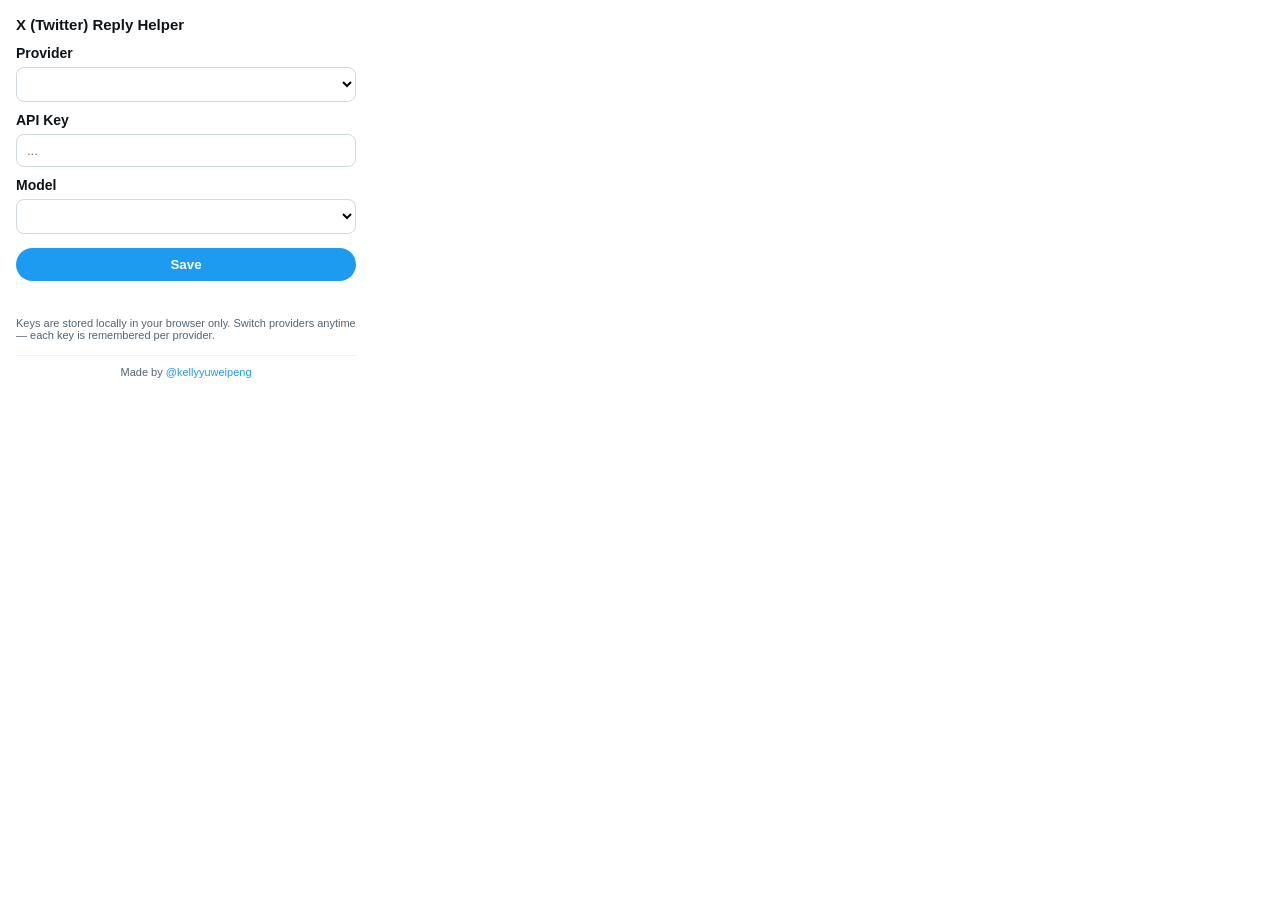
<file: popup.html>
<!doctype html>
<html>
  <head>
    <meta charset="utf-8" />
    <title>X (Twitter) Reply Helper</title>
    <style>
      body {
        font-family: -apple-system, BlinkMacSystemFont, "Segoe UI", Roboto, sans-serif;
        width: 340px;
        margin: 0;
        padding: 16px;
        font-size: 14px;
        color: #0f1419;
      }
      h1 {
        font-size: 15px;
        margin: 0 0 12px;
      }
      label {
        display: block;
        font-weight: 600;
        margin: 10px 0 6px;
      }
      select,
      input[type="password"],
      input[type="text"] {
        width: 100%;
        box-sizing: border-box;
        padding: 8px 10px;
        border: 1px solid #cfd9de;
        border-radius: 8px;
        font-size: 13px;
        background: #fff;
      }
      .hint {
        font-size: 11px;
        color: #536471;
        margin-top: 4px;
      }
      .hint a { color: #1d9bf0; text-decoration: none; }
      button {
        margin-top: 14px;
        width: 100%;
        background: #1d9bf0;
        color: #fff;
        border: none;
        border-radius: 999px;
        padding: 9px 12px;
        font-weight: 700;
        cursor: pointer;
      }
      button:hover { background: #1a8cd8; }
      #status {
        margin-top: 8px;
        font-size: 12px;
        min-height: 16px;
      }
      #status.ok { color: #00a86b; }
      #status.err { color: #c62828; }
      .row-foot {
        margin-top: 12px;
        font-size: 11px;
        color: #536471;
      }
      .credit {
        margin-top: 14px;
        padding-top: 10px;
        border-top: 1px solid #eef3f4;
        font-size: 11px;
        color: #536471;
        text-align: center;
      }
      .credit a {
        color: #1d9bf0;
        text-decoration: none;
      }
      .credit a:hover { text-decoration: underline; }
    </style>
  </head>
  <body>
    <h1>X (Twitter) Reply Helper</h1>

    <label for="provider">Provider</label>
    <select id="provider"></select>

    <label for="key">API Key</label>
    <input id="key" type="password" placeholder="..." autocomplete="off" />
    <div class="hint" id="keyHint"></div>

    <label for="modelSelect">Model</label>
    <select id="modelSelect"></select>
    <input id="modelCustom" type="text" placeholder="enter custom model name" autocomplete="off" hidden style="margin-top:6px;" />

    <button id="save">Save</button>
    <div id="status"></div>

    <p class="row-foot">
      Keys are stored locally in your browser only. Switch providers anytime —
      each key is remembered per provider.
    </p>
    <p class="credit">
      Made by
      <a href="https://x.com/kellyyuweipeng" target="_blank" rel="noopener">@kellyyuweipeng</a>
    </p>
    <script src="popup.js"></script>
  </body>
</html>
</file>
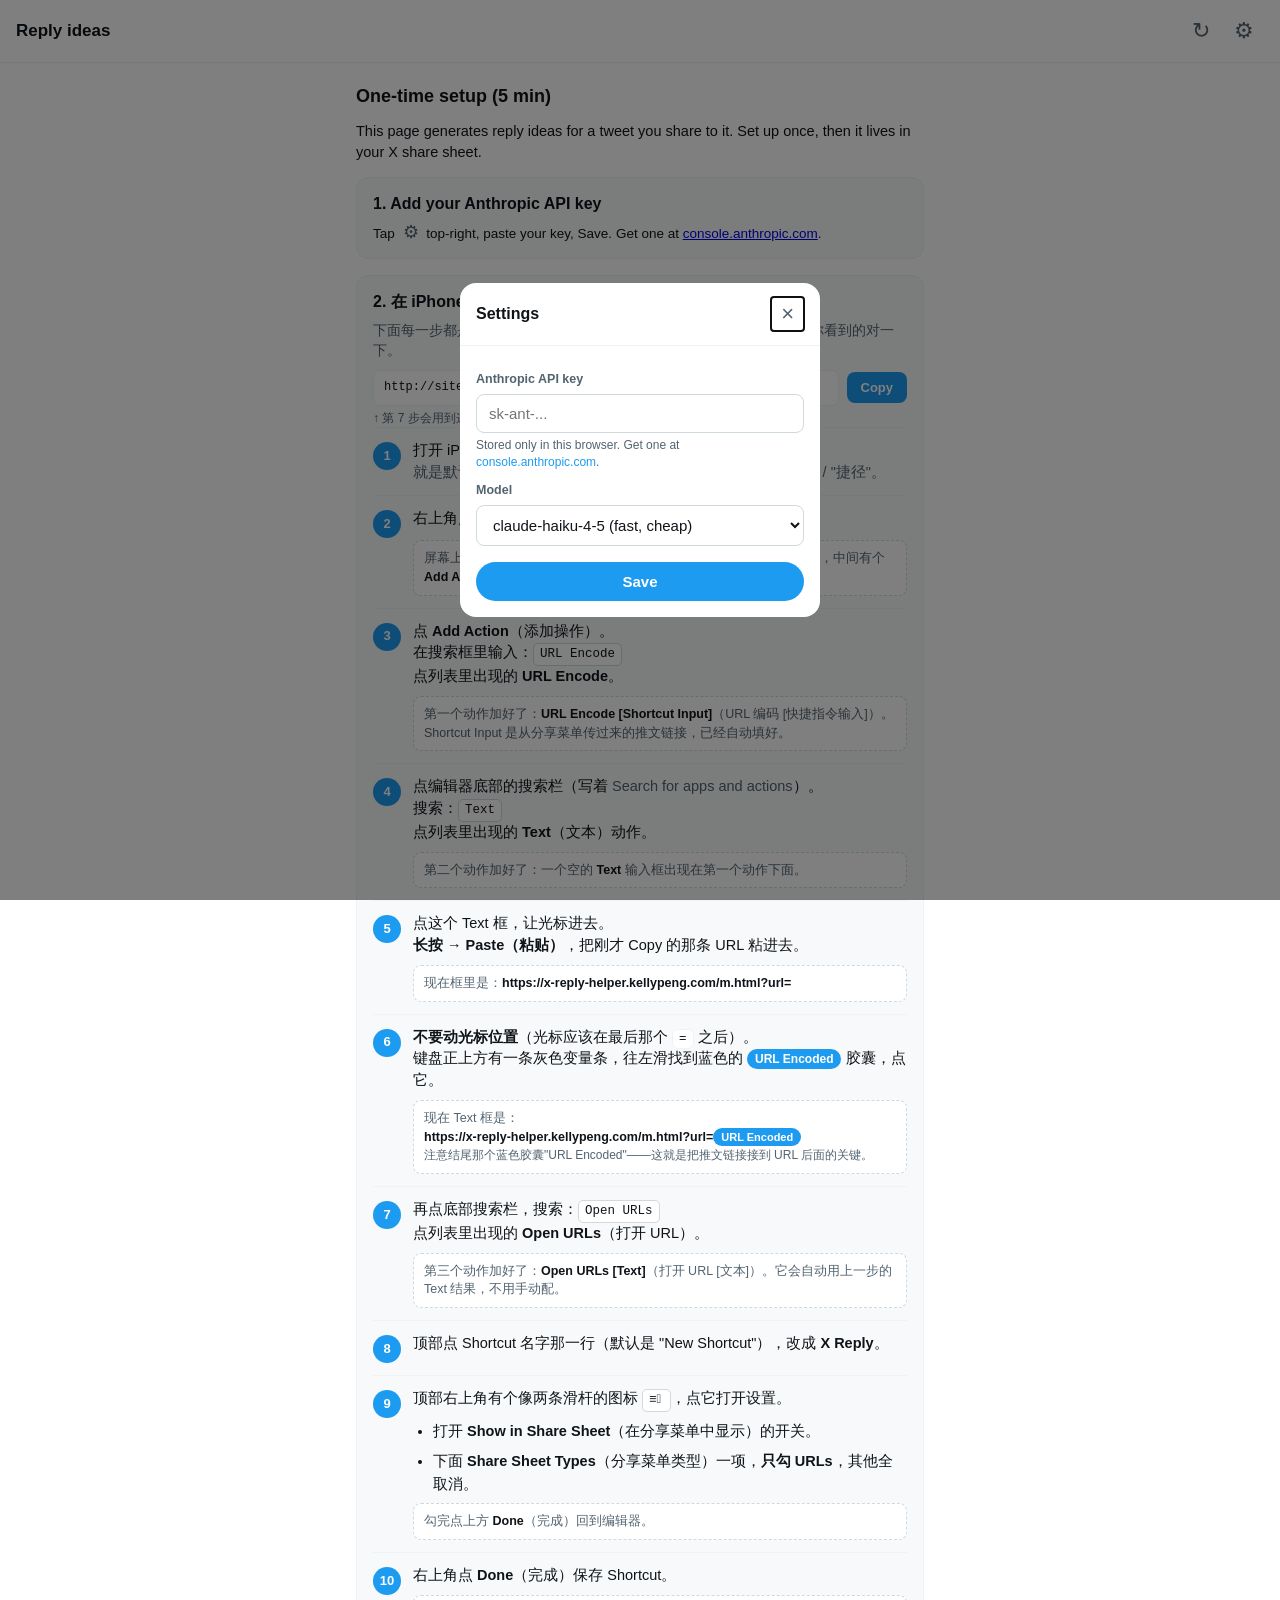
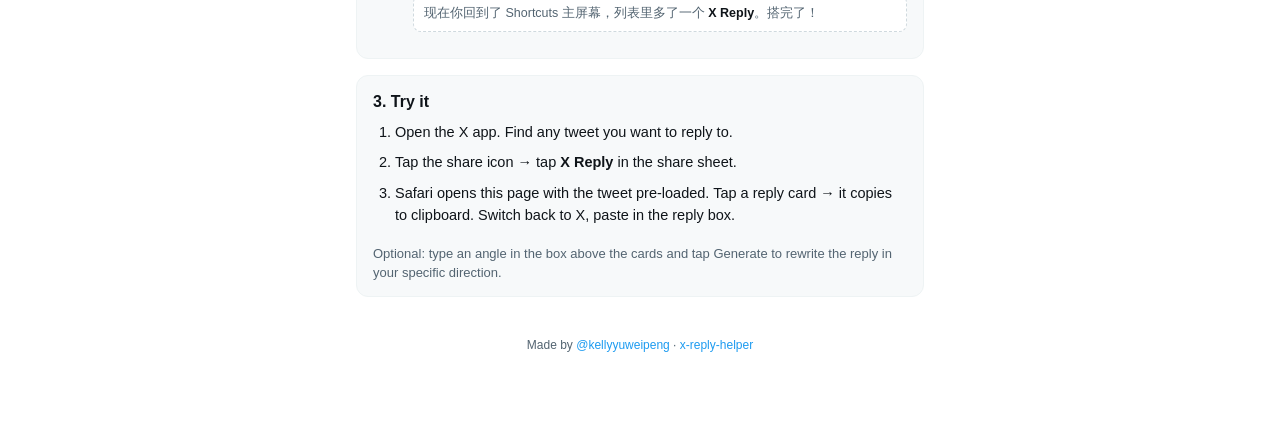
<file: docs/m.html>
<!DOCTYPE html>
<html lang="en">
<head>
  <meta charset="UTF-8" />
  <meta name="viewport" content="width=device-width, initial-scale=1.0, viewport-fit=cover" />
  <meta name="theme-color" content="#1d9bf0" media="(prefers-color-scheme: light)" />
  <meta name="theme-color" content="#15202b" media="(prefers-color-scheme: dark)" />
  <title>X Reply Ideas — mobile</title>
  <link rel="icon" type="image/svg+xml" href="favicon.svg" />
  <style>
    :root {
      --bg: #ffffff;
      --bg-soft: #f7f9fa;
      --text: #0f1419;
      --muted: #536471;
      --border: #eef3f4;
      --border-strong: #cfd9de;
      --accent: #1d9bf0;
      --accent-deep: #1a8cd8;
      --error: #c62828;
    }
    @media (prefers-color-scheme: dark) {
      :root {
        --bg: #15202b;
        --bg-soft: #1c2732;
        --text: #e7e9ea;
        --muted: #8b98a5;
        --border: #38444d;
        --border-strong: #38444d;
      }
    }
    * { box-sizing: border-box; -webkit-tap-highlight-color: transparent; }
    html, body { margin: 0; padding: 0; }
    body {
      background: var(--bg);
      color: var(--text);
      font-family: -apple-system, BlinkMacSystemFont, "Segoe UI", Roboto, "PingFang SC", sans-serif;
      font-size: 16px;
      line-height: 1.45;
      padding: env(safe-area-inset-top) env(safe-area-inset-right) env(safe-area-inset-bottom) env(safe-area-inset-left);
    }
    header {
      display: flex;
      align-items: center;
      justify-content: space-between;
      padding: 14px 16px;
      border-bottom: 1px solid var(--border);
      position: sticky;
      top: 0;
      background: var(--bg);
      z-index: 10;
    }
    h1 { font-size: 17px; font-weight: 700; margin: 0; }
    .icon-btn {
      background: transparent;
      border: 0;
      color: var(--muted);
      font-size: 22px;
      padding: 6px 10px;
      cursor: pointer;
      line-height: 1;
    }
    .icon-btn:active { color: var(--text); }
    .actions { display: flex; gap: 4px; align-items: center; }

    main { padding: 14px 16px 80px; max-width: 600px; margin: 0 auto; }

    .tweet-preview {
      background: var(--bg-soft);
      border: 1px solid var(--border);
      border-radius: 12px;
      padding: 12px 14px;
      margin-bottom: 14px;
      font-size: 14.5px;
      color: var(--text);
      white-space: pre-wrap;
      word-break: break-word;
      max-height: 140px;
      overflow-y: auto;
    }
    .tweet-preview .label {
      display: block;
      font-size: 11.5px;
      font-weight: 600;
      text-transform: uppercase;
      letter-spacing: 0.04em;
      color: var(--muted);
      margin-bottom: 6px;
    }
    .intent {
      width: 100%;
      border: 1px solid var(--border-strong);
      background: var(--bg);
      color: var(--text);
      border-radius: 10px;
      padding: 12px 14px;
      font-size: 16px;
      font-family: inherit;
      line-height: 1.4;
      resize: none;
      outline: none;
      margin-bottom: 12px;
    }
    .intent:focus { border-color: var(--accent); }

    .gen-btn {
      width: 100%;
      background: var(--accent);
      color: #fff;
      border: 0;
      border-radius: 999px;
      padding: 13px 20px;
      font-size: 16px;
      font-weight: 700;
      cursor: pointer;
      margin-bottom: 14px;
    }
    .gen-btn:active { background: var(--accent-deep); }
    .gen-btn:disabled { opacity: 0.55; }

    .cards { display: flex; flex-direction: column; gap: 10px; }
    .card {
      border: 1px solid var(--border);
      border-radius: 12px;
      padding: 14px 16px;
      background: var(--bg);
      cursor: pointer;
      transition: background 0.15s, border-color 0.15s, transform 0.1s;
    }
    .card:active { transform: scale(0.98); background: var(--bg-soft); border-color: var(--accent); }
    .card .style {
      font-size: 11.5px;
      font-weight: 700;
      text-transform: uppercase;
      letter-spacing: 0.04em;
      color: var(--accent);
      margin-bottom: 6px;
    }
    .card .text { font-size: 15.5px; color: var(--text); line-height: 1.45; white-space: pre-wrap; }

    .status { text-align: center; color: var(--muted); padding: 28px 12px; font-size: 14px; }
    .status.error { color: var(--error); white-space: pre-wrap; text-align: left; padding: 16px; }

    .toast {
      position: fixed;
      bottom: calc(env(safe-area-inset-bottom) + 24px);
      left: 50%;
      transform: translateX(-50%) translateY(20px);
      background: rgba(0, 0, 0, 0.85);
      color: #fff;
      padding: 10px 18px;
      border-radius: 999px;
      font-size: 14px;
      opacity: 0;
      pointer-events: none;
      transition: opacity 0.2s, transform 0.2s;
      z-index: 100;
    }
    .toast.show { opacity: 1; transform: translateX(-50%) translateY(0); }

    /* Settings dialog */
    dialog.settings {
      border: 0;
      border-radius: 16px;
      padding: 0;
      max-width: 92vw;
      width: 360px;
      background: var(--bg);
      color: var(--text);
    }
    dialog.settings::backdrop { background: rgba(0, 0, 0, 0.5); }
    .settings-head {
      display: flex;
      align-items: center;
      justify-content: space-between;
      padding: 14px 16px;
      border-bottom: 1px solid var(--border);
    }
    .settings-head h2 { font-size: 16px; font-weight: 700; margin: 0; }
    .settings-body { padding: 14px 16px 16px; }
    .settings-body label {
      display: block;
      font-size: 12.5px;
      color: var(--muted);
      margin: 10px 0 6px;
      font-weight: 600;
    }
    .settings-body input, .settings-body select {
      width: 100%;
      border: 1px solid var(--border-strong);
      background: var(--bg);
      color: var(--text);
      border-radius: 8px;
      padding: 10px 12px;
      font-size: 15px;
      font-family: inherit;
      outline: none;
    }
    .settings-body input:focus { border-color: var(--accent); }
    .settings-body .hint {
      font-size: 12px;
      color: var(--muted);
      margin-top: 4px;
      line-height: 1.4;
    }
    .settings-body .hint a { color: var(--accent); text-decoration: none; }
    .save-btn {
      width: 100%;
      background: var(--accent);
      color: #fff;
      border: 0;
      border-radius: 999px;
      padding: 11px 20px;
      font-size: 15px;
      font-weight: 700;
      cursor: pointer;
      margin-top: 16px;
    }

    .credit {
      text-align: center;
      color: var(--muted);
      font-size: 12px;
      margin-top: 24px;
    }
    .credit a { color: var(--accent); text-decoration: none; }

    /* Setup / first-run guide (shown when no ?url=) */
    .setup { display: none; }
    .setup.show { display: block; }
    .setup h2 { font-size: 18px; font-weight: 700; margin: 6px 0 12px; }
    .setup p { color: var(--text); margin: 0 0 14px; font-size: 14.5px; }
    .setup ol { padding-left: 22px; margin: 0 0 18px; }
    .setup li { margin: 8px 0; font-size: 14.5px; line-height: 1.55; }
    .setup .panel {
      background: var(--bg-soft);
      border: 1px solid var(--border);
      border-radius: 12px;
      padding: 14px 16px;
      margin-bottom: 16px;
    }
    .setup code, .setup .code {
      font-family: ui-monospace, "SF Mono", Menlo, monospace;
      background: var(--bg);
      border: 1px solid var(--border);
      border-radius: 6px;
      padding: 2px 6px;
      font-size: 12.5px;
      word-break: break-all;
    }
    .setup .url-row {
      display: flex;
      gap: 8px;
      align-items: center;
      margin: 10px 0 4px;
    }
    .setup .url-row .code {
      flex: 1;
      padding: 8px 10px;
      font-size: 12px;
    }
    .setup .copy-url-btn {
      flex: 0 0 auto;
      background: var(--accent);
      color: #fff;
      border: 0;
      border-radius: 8px;
      padding: 8px 14px;
      font-size: 13px;
      font-weight: 600;
      cursor: pointer;
    }
    .step {
      display: flex;
      gap: 12px;
      align-items: flex-start;
      padding: 12px 0;
      border-top: 1px solid var(--border);
    }
    .step:first-child { border-top: 0; padding-top: 4px; }
    .step .num {
      flex: 0 0 28px;
      width: 28px;
      height: 28px;
      border-radius: 50%;
      background: var(--accent);
      color: #fff;
      font-size: 13px;
      font-weight: 700;
      display: flex;
      align-items: center;
      justify-content: center;
      margin-top: 2px;
    }
    .step .body { flex: 1; min-width: 0; font-size: 14.5px; line-height: 1.5; }
    .step .body strong { font-weight: 700; }
    .step .body em { font-style: normal; color: var(--muted); }
    .step .screen {
      margin-top: 8px;
      padding: 8px 10px;
      background: var(--bg);
      border: 1px dashed var(--border-strong);
      border-radius: 8px;
      font-size: 12.5px;
      color: var(--muted);
      line-height: 1.5;
    }
    .step .screen b { color: var(--text); }
    .kbd {
      display: inline-block;
      background: var(--bg);
      border: 1px solid var(--border-strong);
      border-radius: 5px;
      padding: 1px 6px;
      font-size: 12.5px;
      font-family: ui-monospace, "SF Mono", Menlo, monospace;
      color: var(--text);
    }
    .pill {
      display: inline-block;
      background: var(--accent);
      color: #fff;
      border-radius: 999px;
      padding: 1px 8px;
      font-size: 12px;
      font-weight: 600;
    }
  </style>
</head>
<body>
  <header>
    <h1>Reply ideas</h1>
    <div class="actions">
      <button class="icon-btn" id="regen-btn" aria-label="Regenerate" title="Regenerate">↻</button>
      <button class="icon-btn" id="settings-btn" aria-label="Settings" title="Settings">⚙</button>
    </div>
  </header>

  <main>
    <!-- First-run setup guide, shown when no ?url= param -->
    <div id="setup" class="setup">
      <h2>One-time setup (5 min)</h2>
      <p>This page generates reply ideas for a tweet you share to it. Set up once, then it lives in your X share sheet.</p>

      <div class="panel">
        <strong>1. Add your Anthropic API key</strong>
        <p style="margin: 8px 0 0; font-size: 13.5px;">Tap <button class="icon-btn" id="open-settings-inline" style="display:inline; padding:0 4px; font-size:18px;">⚙</button> top-right, paste your key, Save. Get one at <a href="https://console.anthropic.com/settings/keys" target="_blank" rel="noopener">console.anthropic.com</a>.</p>
      </div>

      <div class="panel">
        <strong>2. 在 iPhone 上搭一个 Shortcut</strong>
        <p style="margin: 8px 0 4px; font-size: 13.5px; color: var(--muted);">下面每一步都是一个动作。看到"屏幕上应该是…"就是 sanity check，跟你看到的对一下。</p>

        <div class="url-row">
          <span class="code" id="shortcut-prefix">https://x-reply-helper.kellypeng.com/m.html?url=</span>
          <button class="copy-url-btn" id="copy-prefix">Copy</button>
        </div>
        <p style="margin: 4px 0 0; font-size: 12px; color: var(--muted);">↑ 第 7 步会用到这个 URL，可以先点 Copy。</p>

        <div class="step">
          <div class="num">1</div>
          <div class="body">
            打开 iPhone 上的 <strong>Shortcuts（捷径）</strong> app。<br>
            <em>就是默认那个彩色方块图标，找不到的话下拉搜索 "Shortcuts" / "捷径"。</em>
          </div>
        </div>

        <div class="step">
          <div class="num">2</div>
          <div class="body">
            右上角点 <span class="kbd">＋</span> 新建一个 Shortcut。
            <div class="screen">屏幕上应该是：一个空的编辑器，顶部写着 <b>New Shortcut</b>（新捷径），中间有个 <b>Add Action</b> / <b>添加操作</b> 按钮。</div>
          </div>
        </div>

        <div class="step">
          <div class="num">3</div>
          <div class="body">
            点 <strong>Add Action</strong>（添加操作）。<br>
            在搜索框里输入：<span class="kbd">URL Encode</span><br>
            点列表里出现的 <strong>URL Encode</strong>。
            <div class="screen">第一个动作加好了：<b>URL Encode [Shortcut Input]</b>（URL 编码 [快捷指令输入]）。Shortcut Input 是从分享菜单传过来的推文链接，已经自动填好。</div>
          </div>
        </div>

        <div class="step">
          <div class="num">4</div>
          <div class="body">
            点编辑器底部的搜索栏（写着 <em>Search for apps and actions</em>）。<br>
            搜索：<span class="kbd">Text</span><br>
            点列表里出现的 <strong>Text</strong>（文本）动作。
            <div class="screen">第二个动作加好了：一个空的 <b>Text</b> 输入框出现在第一个动作下面。</div>
          </div>
        </div>

        <div class="step">
          <div class="num">5</div>
          <div class="body">
            点这个 Text 框，让光标进去。<br>
            <strong>长按</strong> → <strong>Paste（粘贴）</strong>，把刚才 Copy 的那条 URL 粘进去。
            <div class="screen">现在框里是：<b>https://x-reply-helper.kellypeng.com/m.html?url=</b></div>
          </div>
        </div>

        <div class="step">
          <div class="num">6</div>
          <div class="body">
            <strong>不要动光标位置</strong>（光标应该在最后那个 <code>=</code> 之后）。<br>
            键盘正上方有一条灰色变量条，往左滑找到蓝色的 <span class="pill">URL Encoded</span> 胶囊，点它。
            <div class="screen">现在 Text 框是：<br><b>https://x-reply-helper.kellypeng.com/m.html?url=<span class="pill" style="font-size:11px;">URL Encoded</span></b><br><em style="font-size:12px;">注意结尾那个蓝色胶囊"URL Encoded"——这就是把推文链接接到 URL 后面的关键。</em></div>
          </div>
        </div>

        <div class="step">
          <div class="num">7</div>
          <div class="body">
            再点底部搜索栏，搜索：<span class="kbd">Open URLs</span><br>
            点列表里出现的 <strong>Open URLs</strong>（打开 URL）。
            <div class="screen">第三个动作加好了：<b>Open URLs [Text]</b>（打开 URL [文本]）。它会自动用上一步的 Text 结果，不用手动配。</div>
          </div>
        </div>

        <div class="step">
          <div class="num">8</div>
          <div class="body">
            顶部点 Shortcut 名字那一行（默认是 "New Shortcut"），改成 <strong>X Reply</strong>。
          </div>
        </div>

        <div class="step">
          <div class="num">9</div>
          <div class="body">
            顶部右上角有个像两条滑杆的图标 <span class="kbd">≡⃝</span>，点它打开设置。<br>
            <ul style="margin: 6px 0 0; padding-left: 20px;">
              <li>打开 <strong>Show in Share Sheet</strong>（在分享菜单中显示）的开关。</li>
              <li>下面 <strong>Share Sheet Types</strong>（分享菜单类型）一项，<strong>只勾 URLs</strong>，其他全取消。</li>
            </ul>
            <div class="screen">勾完点上方 <b>Done</b>（完成）回到编辑器。</div>
          </div>
        </div>

        <div class="step">
          <div class="num">10</div>
          <div class="body">
            右上角点 <strong>Done</strong>（完成）保存 Shortcut。
            <div class="screen">现在你回到了 Shortcuts 主屏幕，列表里多了一个 <b>X Reply</b>。搭完了！</div>
          </div>
        </div>
      </div>

      <div class="panel">
        <strong>3. Try it</strong>
        <ol>
          <li>Open the X app. Find any tweet you want to reply to.</li>
          <li>Tap the share icon → tap <strong>X Reply</strong> in the share sheet.</li>
          <li>Safari opens this page with the tweet pre-loaded. Tap a reply card → it copies to clipboard. Switch back to X, paste in the reply box.</li>
        </ol>
        <p style="margin: 10px 0 0; font-size: 13px; color: var(--muted);">Optional: type an angle in the box above the cards and tap Generate to rewrite the reply in your specific direction.</p>
      </div>
    </div>

    <div id="tweet-box" class="tweet-preview" hidden>
      <span class="label" data-i18n="replyingTo">Replying to</span>
      <span id="tweet-text"></span>
    </div>

    <textarea class="intent" id="intent" rows="2" placeholder="想表达什么? 中英文都行 (可选)"></textarea>

    <button class="gen-btn" id="gen-btn">Generate replies</button>

    <div id="status" class="status" hidden></div>
    <div class="cards" id="cards"></div>

    <div class="credit">
      Made by <a href="https://x.com/kellyyuweipeng" target="_blank" rel="noopener">@kellyyuweipeng</a>
      · <a href="/" >x-reply-helper</a>
    </div>
  </main>

  <div class="toast" id="toast">Copied</div>

  <dialog class="settings" id="settings-modal">
    <div class="settings-head">
      <h2>Settings</h2>
      <button class="icon-btn" id="close-settings" aria-label="Close">×</button>
    </div>
    <div class="settings-body">
      <label for="api-key">Anthropic API key</label>
      <input id="api-key" type="password" autocomplete="off" placeholder="sk-ant-..." />
      <div class="hint">
        Stored only in this browser. Get one at
        <a href="https://console.anthropic.com/settings/keys" target="_blank" rel="noopener">console.anthropic.com</a>.
      </div>

      <label for="model-select">Model</label>
      <select id="model-select">
        <option value="claude-haiku-4-5">claude-haiku-4-5 (fast, cheap)</option>
        <option value="claude-sonnet-4-5">claude-sonnet-4-5 (best)</option>
      </select>

      <button class="save-btn" id="save-settings">Save</button>
    </div>
  </dialog>

  <script>
    const STORAGE = {
      apiKey:  "trh_m_apiKey",
      model:   "trh_m_model",
    };
    const PROMPT_BASE = "/prompts";

    const els = {
      tweetBox:    document.getElementById("tweet-box"),
      tweetText:   document.getElementById("tweet-text"),
      intent:      document.getElementById("intent"),
      genBtn:      document.getElementById("gen-btn"),
      status:      document.getElementById("status"),
      cards:       document.getElementById("cards"),
      toast:       document.getElementById("toast"),
      regenBtn:    document.getElementById("regen-btn"),
      settingsBtn: document.getElementById("settings-btn"),
      settings:    document.getElementById("settings-modal"),
      closeSet:    document.getElementById("close-settings"),
      apiKey:      document.getElementById("api-key"),
      modelSel:    document.getElementById("model-select"),
      saveBtn:     document.getElementById("save-settings"),
      setup:       document.getElementById("setup"),
      openSetIn:   document.getElementById("open-settings-inline"),
      copyPrefix:  document.getElementById("copy-prefix"),
      prefixCode:  document.getElementById("shortcut-prefix"),
    };

    // Auto-fill the prefix code with the current origin so users on staging /
    // local dev see the correct URL.
    if (els.prefixCode) {
      els.prefixCode.textContent = `${location.origin}/m.html?url=`;
    }

    let lastTweetText = "";

    // ───────────────────────── language / prompts ─────────────────────────
    function detectLanguage(text) {
      const han = (text.match(/\p{Script=Han}/gu) || []).length;
      const latin = (text.match(/\p{Script=Latin}/gu) || []).length;
      if (han === 0) return "en";
      if (latin === 0) return "zh";
      return han * 3 > latin ? "zh" : "en";
    }

    const promptCache = {};
    async function loadPrompt(name) {
      if (promptCache[name]) return promptCache[name];
      const res = await fetch(`${PROMPT_BASE}/${name}.txt`);
      if (!res.ok) throw new Error(`Failed to load prompt ${name}: ${res.status}`);
      const text = await res.text();
      promptCache[name] = text;
      return text;
    }

    // ───────────────────────── settings ─────────────────────────
    function loadSettings() {
      els.apiKey.value  = localStorage.getItem(STORAGE.apiKey)  || "";
      els.modelSel.value = localStorage.getItem(STORAGE.model)  || "claude-haiku-4-5";
    }
    function saveSettings() {
      localStorage.setItem(STORAGE.apiKey, els.apiKey.value.trim());
      localStorage.setItem(STORAGE.model,  els.modelSel.value);
      els.settings.close();
      toast("Saved");
    }
    function hasApiKey() { return !!localStorage.getItem(STORAGE.apiKey); }

    els.settingsBtn.addEventListener("click", () => { loadSettings(); els.settings.showModal(); });
    els.closeSet.addEventListener("click", () => els.settings.close());
    els.saveBtn.addEventListener("click", saveSettings);
    if (els.openSetIn) {
      els.openSetIn.addEventListener("click", () => { loadSettings(); els.settings.showModal(); });
    }
    if (els.copyPrefix) {
      els.copyPrefix.addEventListener("click", async () => {
        try {
          await navigator.clipboard.writeText(els.prefixCode.textContent);
          toast("Copied");
        } catch (e) {
          toast("Long-press the URL to copy");
        }
      });
    }

    // ───────────────────────── tweet fetching ─────────────────────────
    async function fetchTweetText(url) {
      const oembedUrl = `https://publish.twitter.com/oembed?url=${encodeURIComponent(url)}&dnt=true&omit_script=true`;
      const res = await fetch(oembedUrl);
      if (!res.ok) throw new Error(`oEmbed ${res.status}`);
      const data = await res.json();
      const html = data.html || "";
      // Pull text between first <p>...</p>
      const m = html.match(/<p[^>]*>([\s\S]*?)<\/p>/);
      let text = m ? m[1] : html;
      // Strip inner tags
      text = text.replace(/<[^>]+>/g, "");
      // Decode common entities
      text = text
        .replace(/&amp;/g, "&")
        .replace(/&lt;/g, "<")
        .replace(/&gt;/g, ">")
        .replace(/&quot;/g, '"')
        .replace(/&#39;/g, "'")
        .replace(/&mdash;/g, "—")
        .replace(/&nbsp;/g, " ");
      return text.trim();
    }

    // ───────────────────────── API call ─────────────────────────
    async function callAnthropic(system, userMsg) {
      const apiKey = localStorage.getItem(STORAGE.apiKey);
      const model  = localStorage.getItem(STORAGE.model) || "claude-haiku-4-5";
      if (!apiKey) throw new Error("No API key. Tap ⚙ to add one.");

      const res = await fetch("https://api.anthropic.com/v1/messages", {
        method: "POST",
        headers: {
          "content-type": "application/json",
          "x-api-key": apiKey,
          "anthropic-version": "2023-06-01",
          "anthropic-dangerous-direct-browser-access": "true",
        },
        body: JSON.stringify({
          model,
          max_tokens: 500,
          system,
          messages: [{ role: "user", content: userMsg }],
        }),
      });
      if (!res.ok) {
        const t = await res.text();
        throw new Error(`API ${res.status}: ${t.slice(0, 240)}`);
      }
      const data = await res.json();
      return (data.content || []).find((c) => c.type === "text")?.text || "";
    }

    // ───────────────────────── generate flow ─────────────────────────
    async function generate() {
      if (!lastTweetText) { setError("No tweet text yet. Paste a tweet URL or open via the X share sheet."); return; }
      const intent = els.intent.value.trim();
      const isRewrite = !!intent;
      const lang = detectLanguage(lastTweetText);

      const promptName = `${isRewrite ? "rewrite" : "reply"}-${lang}`;
      els.genBtn.disabled = true;
      setStatus("Generating…");
      els.cards.innerHTML = "";

      try {
        const system = await loadPrompt(promptName);
        let userMsg;
        if (isRewrite) {
          userMsg = lang === "zh"
            ? `原帖：\n"""${lastTweetText}"""\n\nKelly 想表达的意思（可能是中文也可能是英文，但回复必须是中文）：\n"""${intent}"""\n\n生成 4 条中文回复，每条用不同变体（短/句/幽默/呼应）表达 Kelly 的同一个核心意思。完全贴合她的角度，不要加新观点。返回 JSON 数组。`
            : `Tweet:\n"""${lastTweetText}"""\n\nKelly's angle (may be in Chinese or English, but replies must be in English):\n"""${intent}"""\n\nGenerate 4 English replies, each a different variant (Short/Sentence/Playful/Echo) of Kelly's same core idea. Match her angle exactly. Don't add new ideas. Return the JSON array.`;
        } else {
          userMsg = lang === "zh"
            ? `原帖：\n"""${lastTweetText}"""\n\n生成 5 条中文回复，每条对应一种姿势（数据/追问/反转/经验/调侃），按上面 JSON 格式返回。不要破折号、不要装饰括号、不要每条都讲道理。`
            : `Tweet:\n"""${lastTweetText}"""\n\nGenerate 5 English replies, each using a different pose (Concrete/Question/Counter/Personal/Playful). Don't fabricate fake numbers or experiences. Return the JSON array.`;
        }

        const raw = await callAnthropic(system, userMsg);
        const arr = raw.match(/\[[\s\S]*\]/);
        if (!arr) throw new Error(`Model didn't return JSON. Got: ${raw.slice(0, 120) || "(empty)"}`);
        const replies = JSON.parse(arr[0]);
        if (!Array.isArray(replies) || replies.length === 0) throw new Error("Model returned an empty list.");

        clearStatus();
        renderCards(replies);
      } catch (err) {
        setError(err.message || String(err));
      } finally {
        els.genBtn.disabled = false;
      }
    }

    function renderCards(replies) {
      els.cards.innerHTML = replies.map((r, i) => `
        <div class="card" data-idx="${i}">
          <div class="style">${escapeHtml(r.style || "Reply")}</div>
          <div class="text">${escapeHtml(r.text || "")}</div>
        </div>`).join("");
      els.cards.querySelectorAll(".card").forEach((el) => {
        el.addEventListener("click", async () => {
          const idx = Number(el.dataset.idx);
          const text = replies[idx]?.text || "";
          if (!text) return;
          try {
            await navigator.clipboard.writeText(text);
            toast("Copied — paste in X");
          } catch (e) {
            toast("Copy failed — long-press to select");
          }
        });
      });
    }

    function escapeHtml(s) {
      return String(s)
        .replace(/&/g, "&amp;")
        .replace(/</g, "&lt;")
        .replace(/>/g, "&gt;")
        .replace(/"/g, "&quot;")
        .replace(/'/g, "&#39;");
    }

    // ───────────────────────── UI helpers ─────────────────────────
    function setStatus(msg) { els.status.hidden = false; els.status.className = "status"; els.status.textContent = msg; }
    function setError(msg)  { els.status.hidden = false; els.status.className = "status error"; els.status.textContent = msg; }
    function clearStatus()  { els.status.hidden = true; els.status.textContent = ""; }

    let toastTimer;
    function toast(msg) {
      els.toast.textContent = msg;
      els.toast.classList.add("show");
      clearTimeout(toastTimer);
      toastTimer = setTimeout(() => els.toast.classList.remove("show"), 1600);
    }

    // ───────────────────────── intent submit on Enter ─────────────────────────
    els.intent.addEventListener("keydown", (e) => {
      if (e.key === "Enter" && !e.shiftKey) {
        e.preventDefault();
        generate();
      }
    });
    els.genBtn.addEventListener("click", generate);
    els.regenBtn.addEventListener("click", generate);

    // ───────────────────────── init ─────────────────────────
    async function init() {
      const params = new URLSearchParams(location.search);
      const tweetUrl = params.get("url");

      if (!tweetUrl) {
        // First-run / direct visit — show setup guide, hide generation UI.
        els.setup.classList.add("show");
        els.intent.hidden = true;
        els.genBtn.hidden = true;
        if (!hasApiKey()) {
          loadSettings();
          els.settings.showModal();
        }
        return;
      }

      if (!hasApiKey()) {
        loadSettings();
        els.settings.showModal();
      }

      try {
        setStatus("Loading tweet…");
        lastTweetText = await fetchTweetText(tweetUrl);
        if (!lastTweetText) throw new Error("Could not extract tweet text.");
        els.tweetText.textContent = lastTweetText;
        els.tweetBox.hidden = false;
        clearStatus();
        if (hasApiKey()) generate();
      } catch (err) {
        setError(`Couldn't load tweet: ${err.message}\n\nYou can paste the tweet text manually in the angle box below and tap Generate.`);
      }
    }

    init();
  </script>
</body>
</html>
</file>
